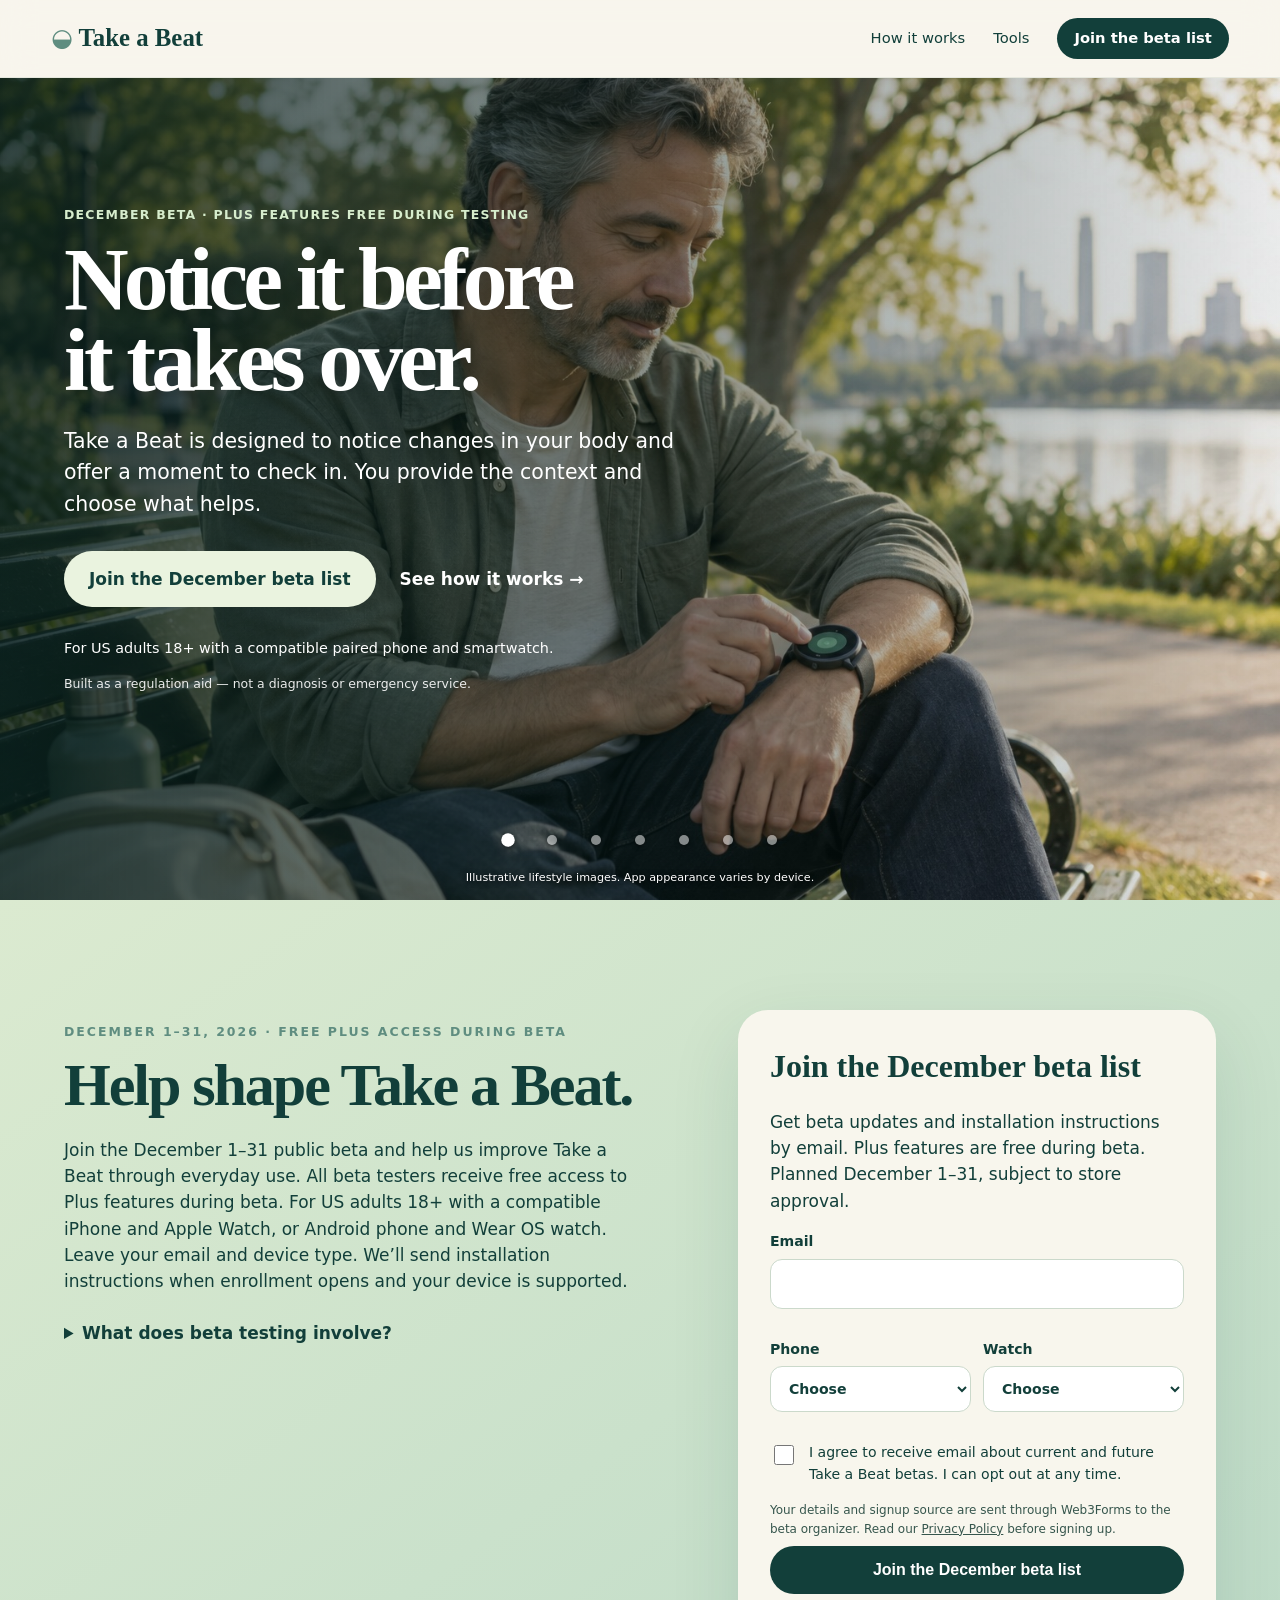
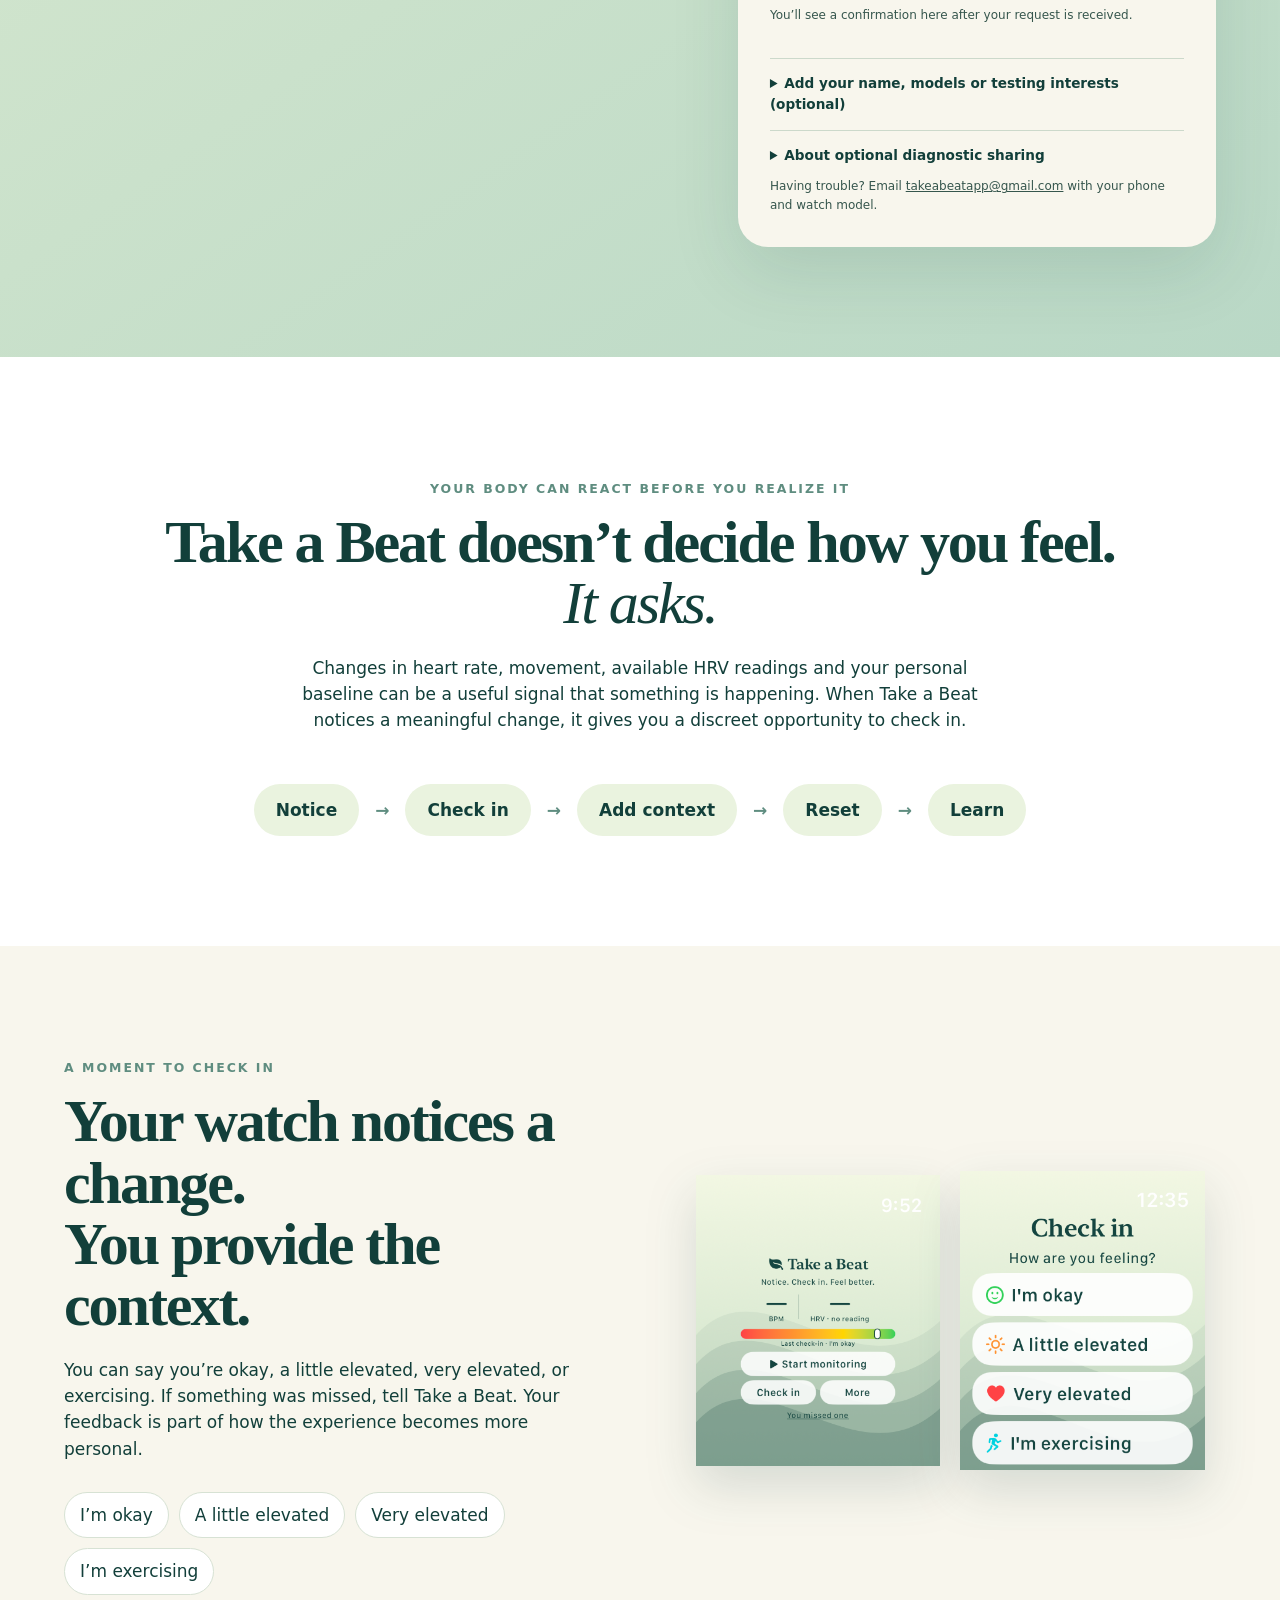
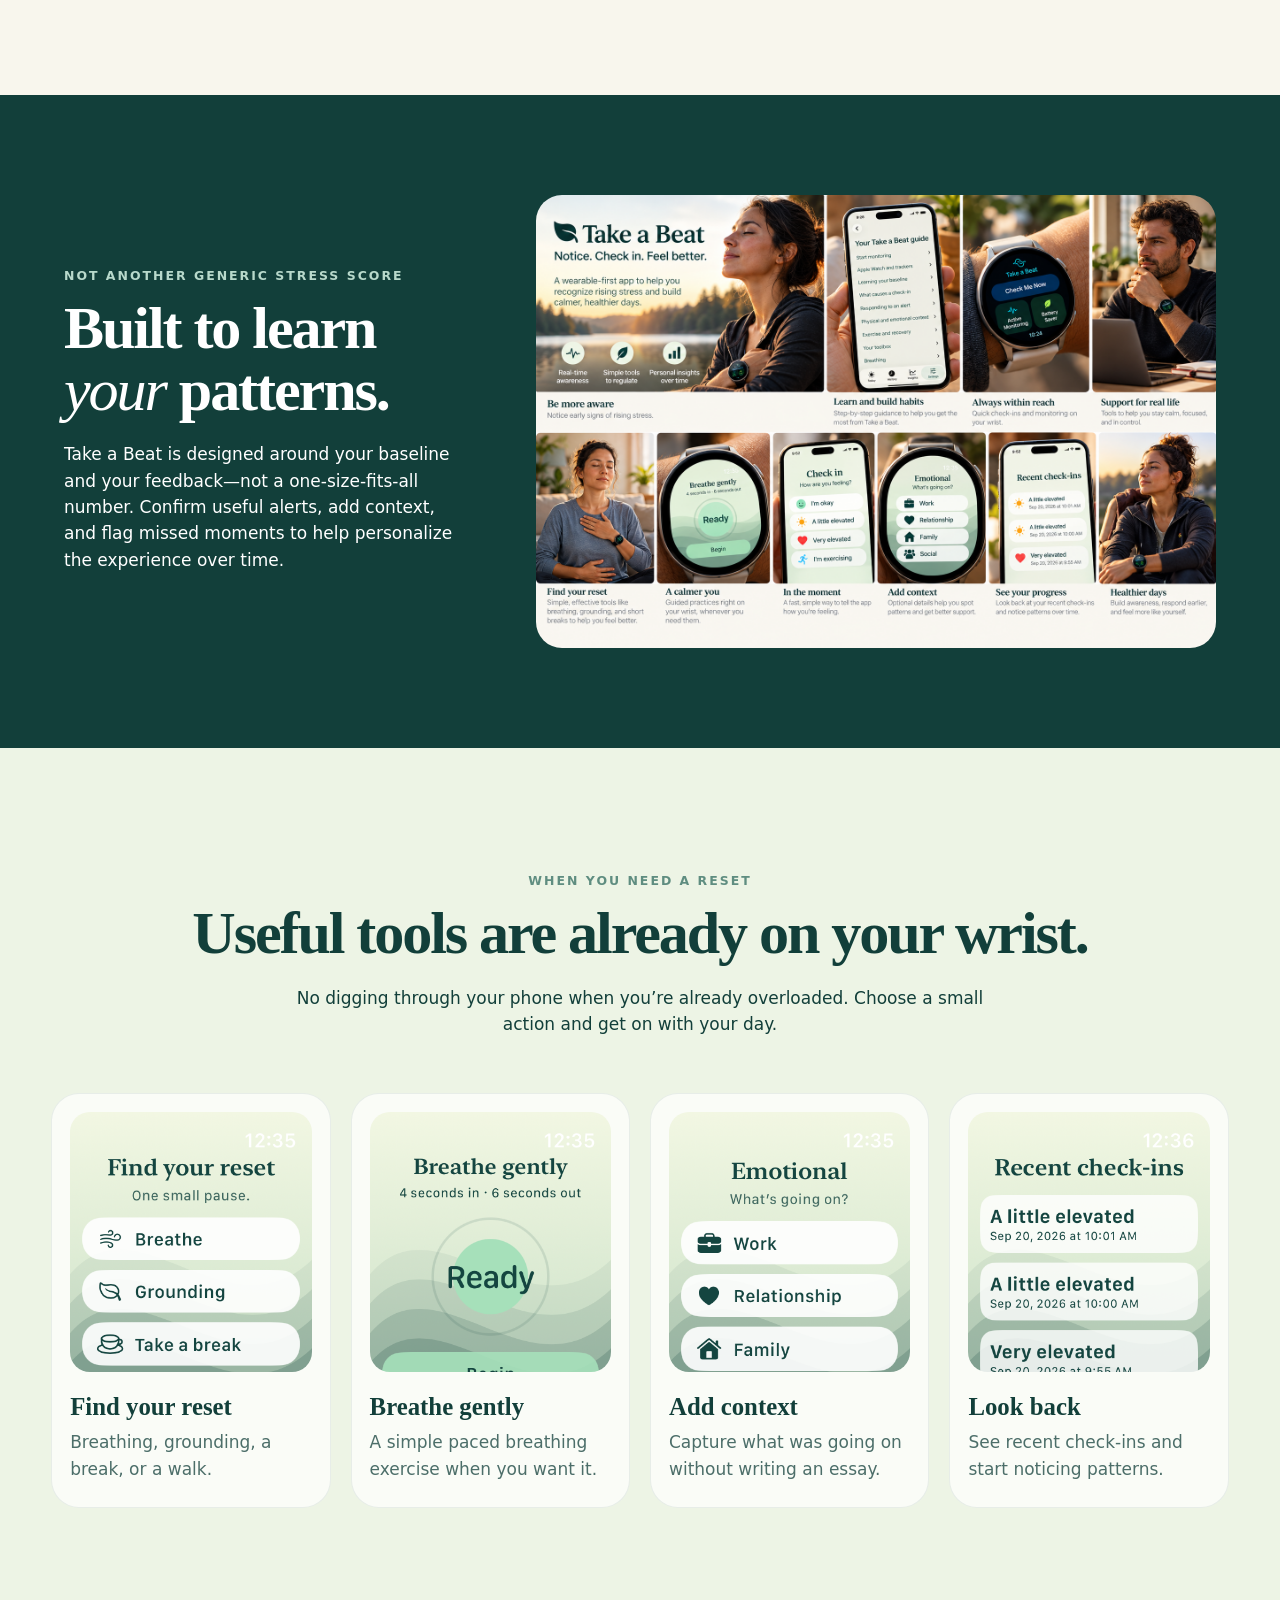
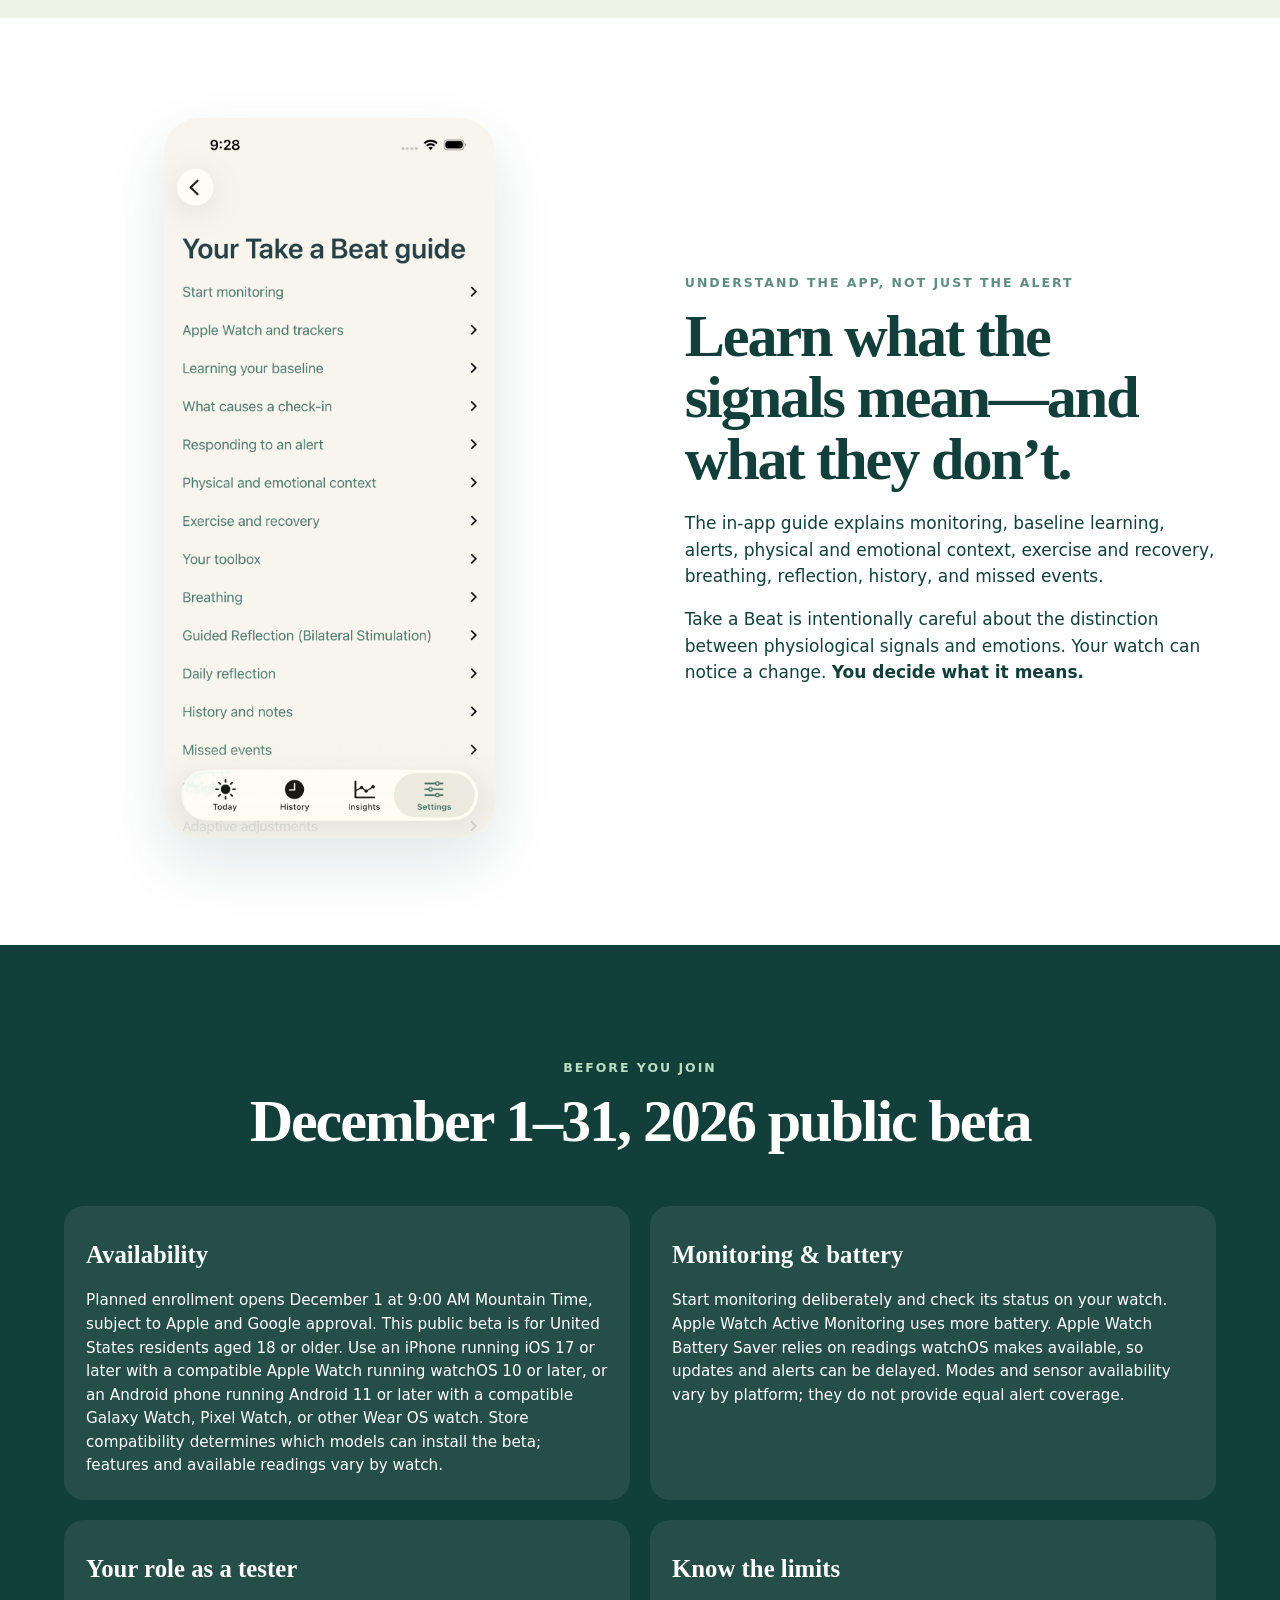
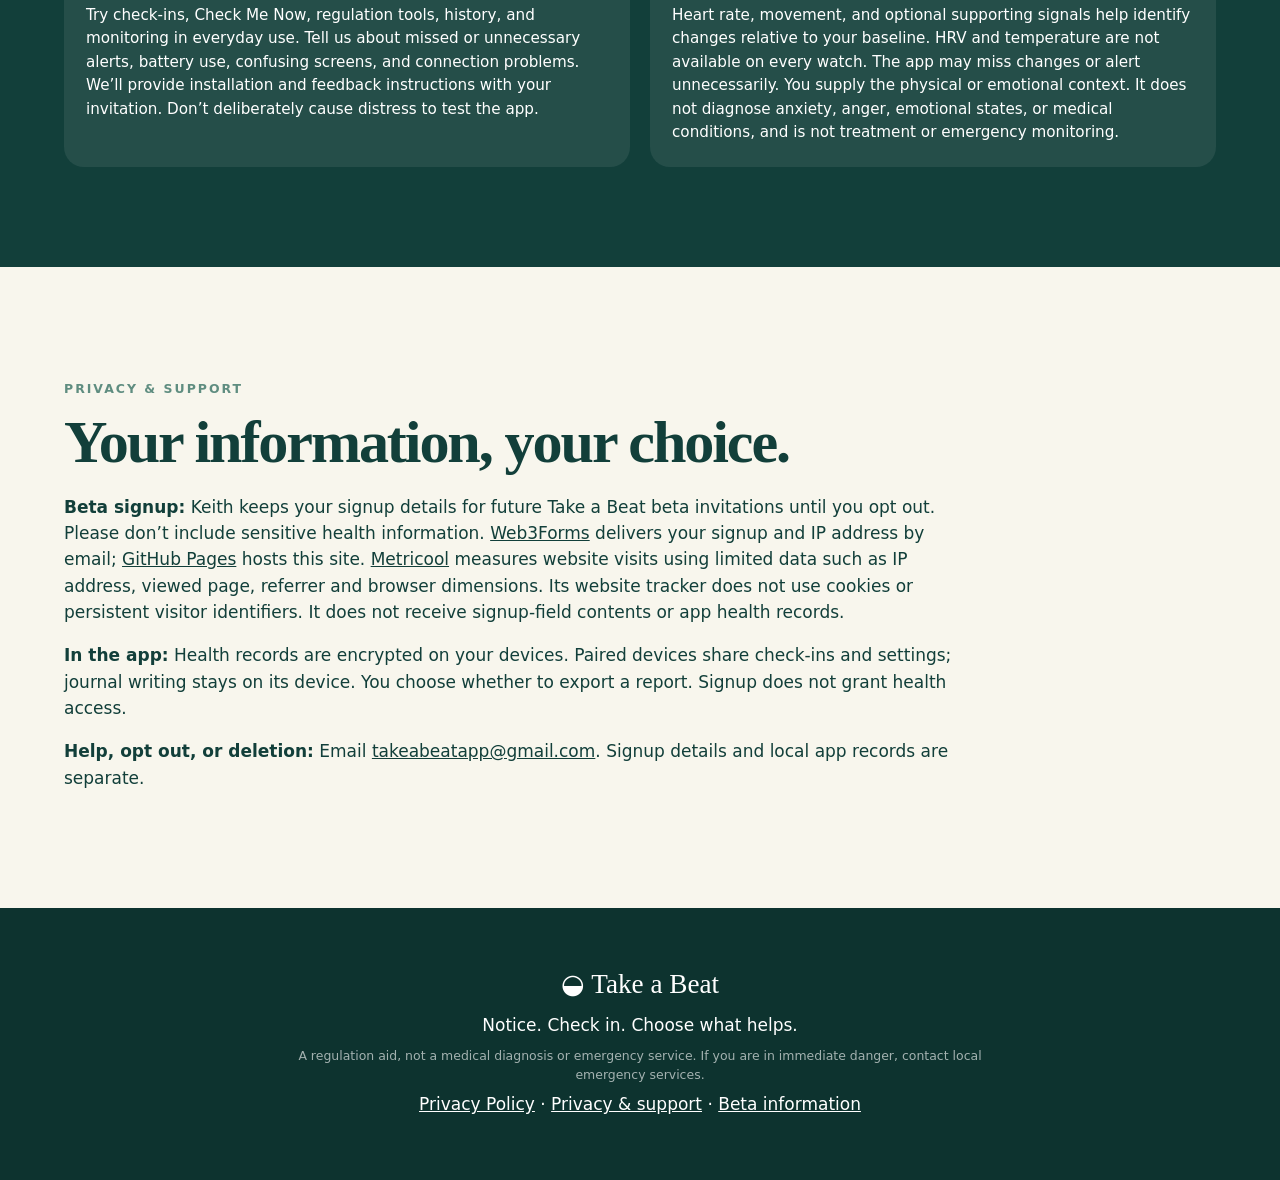
<file: index.html>
<!doctype html><html lang="en"><head><meta charset="utf-8"><meta name="viewport" content="width=device-width,initial-scale=1"><meta name="theme-color" content="#eaf3df"><title>Take a Beat — December Public Beta</title><meta name="description" content="Take a Beat is a wearable-first regulation app that helps you notice rising physiological arousal, check in, and find what helps. Register for the December 1–31, 2026 public beta, with free Plus access during beta."><link rel="stylesheet" href="styles.css"><style>section[id]{scroll-margin-top:90px}a{color:inherit}input,select,textarea{min-width:0}.consent{display:flex;align-items:flex-start;gap:12px}.consent input{width:20px;height:20px;flex:0 0 20px;margin-top:3px}.consent span{opacity:1}.formnote{opacity:1;color:#36564d;overflow-wrap:anywhere}#formNote{min-height:3em}button:disabled{opacity:.65;cursor:wait}a:focus-visible,button:focus-visible,input:focus-visible,select:focus-visible,textarea:focus-visible{outline:3px solid #5f8d80;outline-offset:3px}#privacy{background:#edf4e5}#privacy p{max-width:900px}footer a{color:white}#beta-details .beta-grid{margin-top:0}@media(prefers-reduced-motion:reduce){html{scroll-behavior:auto}}@media(max-width:380px){header{padding:0 14px}header .brand{font-size:1.25rem}nav .pill.small{padding:9px 12px;font-size:.8rem}form{padding:22px}.beta{padding-left:16px;padding-right:16px}}.hero-carousel{min-width:0;overflow:hidden;border-radius:28px;background:#fff;box-shadow:0 24px 60px #123f3a18}.carousel-slide{margin:0}.carousel-slide[hidden]{display:none}.carousel-slide img{display:block;width:100%;height:auto;aspect-ratio:3/2;object-fit:cover}.carousel-slide figcaption{padding:22px 26px;min-height:128px}.carousel-slide strong{font-family:Georgia,serif;font-size:1.55rem}.carousel-slide p{margin:6px 0 0;font-size:1rem}.carousel-controls{display:flex;align-items:center;justify-content:center;gap:18px;padding:0 20px 14px}.carousel-controls button{border:1px solid #b8cfc1;border-radius:50px;background:#f8f6ed;color:#123f3a;min-width:44px;min-height:44px;font:inherit;cursor:pointer;padding:8px 14px}.carousel-note{font-size:.75rem;text-align:center;margin:0;padding:0 20px 18px;color:#466159}@media(max-width:560px){.carousel-slide figcaption{min-height:156px;padding:18px}.hero-carousel{border-radius:20px}}.hero{display:flex;flex-direction:column;gap:0;padding:0;min-height:0}.hero-copy{max-width:1100px;width:100%;padding:64px 5vw 42px;align-self:flex-start}.hero-copy h1{font-size:clamp(3.4rem,6vw,6rem)}.hero-carousel{width:100%;border-radius:0;box-shadow:none}.carousel-slides{display:flex;transition:transform 850ms cubic-bezier(.22,.61,.36,1);will-change:transform}.carousel-slide{flex:0 0 100%;min-width:0}.carousel-slide img{width:100%;height:clamp(340px,65vw,760px);aspect-ratio:auto;object-fit:cover;object-position:center}.carousel-slide figcaption{padding:24px 5vw;min-height:115px}.carousel-controls{padding-bottom:18px}.carousel-note{max-width:none}@media(max-width:560px){.hero-copy{padding:40px 22px 28px}.carousel-slide img{height:440px}.carousel-slide figcaption{padding:20px 22px;min-height:145px}}@media(prefers-reduced-motion:reduce){.carousel-slides{transition:none}}.hero{position:relative;isolation:isolate;min-height:calc(100svh - 78px);display:flex;justify-content:center;overflow:hidden;background:#123f3a}.hero-carousel{position:absolute;inset:0;z-index:-2;background:#123f3a}.carousel-slides,.carousel-slide{height:100%}.carousel-slide img{height:100%;width:100%;object-fit:cover;object-position:center}.carousel-slide figcaption{display:none}.hero::after{content:"";position:absolute;inset:0;z-index:-1;background:linear-gradient(90deg,rgba(8,31,28,.83),rgba(8,31,28,.48) 48%,rgba(8,31,28,.08))}.hero-copy{color:white;max-width:900px;padding:70px 5vw 150px}.hero-copy h1{font-size:clamp(3.6rem,7vw,7rem);text-shadow:0 2px 20px #0003}.hero-copy .lede{max-width:610px}.hero-copy .textlink{color:white}.hero-copy .pill{background:#eaf3df;color:#123f3a!important}.hero-copy .micro{opacity:.9}.carousel-controls{position:absolute;bottom:42px;right:4vw;padding:0;z-index:2;color:white}.carousel-controls button{background:rgba(248,246,237,.94)}.carousel-note{position:absolute;bottom:12px;right:4vw;padding:0;color:white;text-shadow:0 1px 6px #000;z-index:2;font-size:.7rem}.hero-carousel{z-index:auto;background:none}.carousel-slides{position:relative;z-index:-2}.hero-copy{pointer-events:none}.hero-copy a{pointer-events:auto}@media(max-width:560px){.hero{min-height:calc(100svh - 68px)}.hero-copy{padding:50px 22px 140px}.hero-copy h1{font-size:clamp(3.4rem,13vw,4.8rem)}.hero::after{background:linear-gradient(90deg,rgba(8,31,28,.84),rgba(8,31,28,.48))}.carousel-controls{right:auto;left:22px;bottom:48px;gap:12px}.carousel-note{right:auto;left:22px;bottom:16px;text-align:left;font-size:.62rem}.hero-copy .actions{margin:24px 0}}#beta-details{background:#123f3a;color:#fff}#beta-details .kicker{color:#b9dec2}#beta-details .beta-grid>div{background:rgba(255,255,255,.08)}#privacy{background:#f8f6ed}.carousel-controls{left:50%;right:auto;bottom:40px;transform:translateX(-50%);gap:4px}.carousel-controls .carousel-dot{position:relative;width:40px;height:40px;min-width:40px;min-height:40px;padding:0;border:0;background:transparent;border-radius:50%}.carousel-dot::after{content:"";position:absolute;width:10px;height:10px;left:15px;top:15px;border-radius:50%;background:rgba(255,255,255,.5);box-shadow:0 1px 4px #0008;transition:background .2s,transform .2s}.carousel-dot[aria-pressed="true"]::after{background:white;transform:scale(1.35)}.carousel-dot:hover::after{background:white}.carousel-note{left:0;right:0;text-align:center;bottom:14px;padding:0 12px}@media(max-width:560px){.carousel-controls{left:50%;right:auto;bottom:40px;gap:2px}.carousel-note{left:0;right:0;text-align:center;bottom:14px}}
.signup-panel { min-width: 0; }
.signup-confirmation {
  background: var(--cream);
  border: 2px solid var(--sage);
  border-radius: 30px;
  padding: 36px 32px;
  box-shadow: 0 25px 70px rgba(18, 63, 58, .12);
}
.signup-confirmation[hidden], #betaForm[hidden] { display: none; }
.signup-check {
  display: grid;
  place-items: center;
  width: 64px;
  height: 64px;
  border-radius: 50%;
  background: var(--ink);
  color: white;
  font-size: 2rem;
  font-weight: 700;
}
.signup-confirmation h3 {
  font-size: clamp(2rem, 4vw, 2.8rem);
  line-height: 1.1;
  margin: .35em 0;
}
.signup-confirmation strong { overflow-wrap: anywhere; }
#formNote[data-state="error"] {
  background: #fff0ed;
  border: 1px solid #c88e83;
  border-radius: 12px;
  padding: 14px;
  color: #7b2920;
}
@media (max-width: 560px) {
  .signup-confirmation { padding: 28px 22px; }
}

.hero-copy .hero-offer { color: #d7edcd; letter-spacing: .1em; max-width: 620px; }
.hero-availability { font-size: .9rem; max-width: 600px; }
.beta-more { margin-top: 26px; }
.beta-more summary, .signup-options summary { cursor: pointer; font-weight: 700; line-height: 1.5; }
.beta-more[open] summary { margin-bottom: 20px; }
.signup-options { border-top: 1px solid #ccd9cb; padding-top: 14px; margin-top: 16px; font-size: .85rem; }
.signup-options .formnote { margin-top: 12px; }
@media (min-width: 901px) { #beta .signup-panel { position: sticky; top: 98px; } }
@media (max-width: 560px) { #beta .signup-panel { order: -1; } #beta form h3 { font-size: 1.65rem; line-height: 1.15; } #beta { padding-top: 42px; padding-bottom: 48px; gap: 24px; } #beta h2 { font-size: 2.6rem; } #beta .row { grid-template-columns: 1fr 1fr; } }
</style></head><body>
<header><a class="brand" href="#top"><span class="leaf">◒</span> Take a Beat</a><nav><a href="#how">How it works</a><a href="#tools">Tools</a><a class="pill small" href="#beta">Join the beta list</a></nav></header>
<main id="top">
<section class="hero"><div class="hero-copy"><p class="kicker hero-offer">DECEMBER BETA · PLUS FEATURES FREE DURING TESTING</p><h1>Notice it before<br>it takes over.</h1><p class="lede">Take a Beat is designed to notice changes in your body and offer a moment to check in. You provide the context and choose what helps.</p><div class="actions"><a class="pill" href="#beta">Join the December beta list</a><a class="textlink" href="#how">See how it works →</a></div><p class="hero-availability">For US adults 18+ with a compatible paired phone and smartwatch.</p><p class="micro">Built as a regulation aid — not a diagnosis or emergency service.</p></div><div class="hero-carousel" role="region" aria-roledescription="carousel" aria-label="Everyday moments with Take a Beat"><div class="carousel-slides"><figure class="carousel-slide" role="group" aria-roledescription="slide" aria-label="1 of 7"><img src="assets/carousel-photo-02.jpg" alt="Man checking his smartwatch on a park bench" width="1536" height="1024" fetchpriority="high"><figcaption><strong>Pause wherever you are</strong><p>A check-in can fit into an ordinary moment in your day.</p></figcaption></figure><figure class="carousel-slide" aria-hidden="true" role="group" aria-roledescription="slide" aria-label="2 of 7"><img src="assets/carousel-photo-10.jpg" alt="Woman in a blue blouse checking her smartwatch at work" width="1536" height="1024" loading="lazy"><figcaption><strong>Make room for a check-in</strong><p>You provide the context for changes your watch notices.</p></figcaption></figure><figure class="carousel-slide" aria-hidden="true" role="group" aria-roledescription="slide" aria-label="3 of 7"><img src="assets/carousel-photo-09.jpg" alt="Two adults reviewing an illustrative report in a therapist’s office" width="1536" height="1024" loading="lazy"><figcaption><strong>Bring your own perspective</strong><p>Choose to share an exported report with someone who supports you.</p></figcaption></figure><figure class="carousel-slide" aria-hidden="true" role="group" aria-roledescription="slide" aria-label="4 of 7"><img src="assets/carousel-photo-12.jpg" alt="Woman meditating in a bright room with a smartwatch on her wrist" width="1536" height="1024" loading="lazy"><figcaption><strong>Take a quiet moment</strong><p>Make space for a pause, alongside the regulation tools you choose.</p></figcaption></figure><figure class="carousel-slide" aria-hidden="true" role="group" aria-roledescription="slide" aria-label="5 of 7"><img src="assets/carousel-photo-11.jpg" alt="Man in a mustard sweater taking a quiet pause outdoors" width="1536" height="1024" loading="lazy"><figcaption><strong>Reconnect with the present</strong><p>Take a pause and notice your surroundings.</p></figcaption></figure><figure class="carousel-slide" aria-hidden="true" role="group" aria-roledescription="slide" aria-label="6 of 7"><img src="assets/carousel-photo-07.jpg" alt="Woman reviewing her phone on a park bench" width="1536" height="1024" loading="lazy"><figcaption><strong>Look back at your day</strong><p>Review recent check-ins and add your own perspective.</p></figcaption></figure><figure class="carousel-slide" aria-hidden="true" role="group" aria-roledescription="slide" aria-label="7 of 7"><img src="assets/carousel-photo-01.jpg" alt="Woman checking her smartwatch at a desk" width="1536" height="1024" loading="lazy"><figcaption><strong>A moment to check in</strong><p>Notice a change, then tell Take a Beat how you’re doing.</p></figcaption></figure></div><div class="carousel-controls" aria-label="Choose carousel image"><button type="button" class="carousel-dot" aria-label="Show image 1" aria-pressed="true"></button><button type="button" class="carousel-dot" aria-label="Show image 2" aria-pressed="false"></button><button type="button" class="carousel-dot" aria-label="Show image 3" aria-pressed="false"></button><button type="button" class="carousel-dot" aria-label="Show image 4" aria-pressed="false"></button><button type="button" class="carousel-dot" aria-label="Show image 5" aria-pressed="false"></button><button type="button" class="carousel-dot" aria-label="Show image 6" aria-pressed="false"></button><button type="button" class="carousel-dot" aria-label="Show image 7" aria-pressed="false"></button></div><p class="carousel-note">Illustrative lifestyle images. App appearance varies by device.</p></div></section>
<section id="beta" class="beta"><div class="beta-copy"><p class="kicker">DECEMBER 1–31, 2026 · FREE PLUS ACCESS DURING BETA</p><h2>Help shape Take a Beat.</h2><p>Join the December 1–31 public beta and help us improve Take a Beat through everyday use. All beta testers receive free access to Plus features during beta. For US adults 18+ with a compatible iPhone and Apple Watch, or Android phone and Wear OS watch. Leave your email and device type. We’ll send installation instructions when enrollment opens and your device is supported.</p><details class="beta-more"><summary>What does beta testing involve?</summary><div class="beta-grid"><div><strong>What we’re testing</strong><p>Alert accuracy • Personal baseline learning • Battery life • Watch monitoring • Check-ins • Regulation tools</p></div><div><strong>Who we need</strong><p>Apple Watch, Galaxy Watch, and other Wear OS users willing to give straightforward feedback about the experience.</p></div></div><p><a href="https://drive.google.com/drive/folders/1Sku57oaBv4H0CPN8j2H9BnzhtlaKST1j?usp=sharing">Installation and setup tutorials</a>: choose the Apple or Android folder and follow the videos in order.</p><p>During beta, use the in-app daily report to email your feedback. For bugs or setup help, email <a href="mailto:takeabeatapp@gmail.com?subject=Take%20a%20Beat%20beta%20feedback">takeabeatapp@gmail.com</a> with your device models, app version, and what happened. Apple testers can also use Send Beta Feedback in TestFlight. Please avoid sending sensitive health information.</p></details></div><div class="signup-panel"><form id="betaForm" action="https://api.web3forms.com/submit" method="POST" aria-describedby="signupPrivacy formNote">
<input type="hidden" name="access_key" value="a676a0c0-c93c-42a9-9e8c-c7f882204193">
<input type="hidden" name="subject" value="New Take a Beat Beta Signup">
<input type="hidden" name="from_name" value="Take a Beat Website">
<input type="hidden" name="redirect" value="https://web3forms.com/success">
<input type="checkbox" name="botcheck" tabindex="-1" aria-hidden="true" style="display:none">
<h3>Join the December beta list</h3><p>Get beta updates and installation instructions by email. Plus features are free during beta. Planned December 1–31, subject to store approval.</p>


<label>Email<input required type="email" name="email" autocomplete="email" maxlength="254"></label>
<div class="row"><label>Phone<select name="phone" required><option value="">Choose</option><option>iPhone</option><option>Android</option></select></label><label>Watch<select name="watch" required><option value="">Choose</option><option>Apple Watch</option><option>Galaxy Watch</option><option>Pixel Watch</option><option>Other Wear OS watch</option><option>Other / none</option></select></label></div>

<label class="consent"><input type="checkbox" name="beta_consent" value="Yes — contact me about current and future Take a Beat betas until I opt out" required><span>I agree to receive email about current and future Take a Beat betas. I can opt out at any time.</span></label>

<p id="signupPrivacy" class="formnote">Your details and signup source are sent through Web3Forms to the beta organizer. Read our <a href="privacy.html">Privacy Policy</a> before signing up.</p>
<button class="pill" type="submit">Join the December beta list</button><p id="formNote" class="formnote" role="status" aria-live="polite" aria-atomic="true" tabindex="-1">You’ll see a confirmation here after your request is received.</p>
<details class="signup-options"><summary>Add your name, models or testing interests (optional)</summary><label>Name <span>(optional)</span><input name="name" autocomplete="name" maxlength="100"></label><label>Device models <span>(optional)</span><input name="models" maxlength="150" placeholder="For example: iPhone 15 + Apple Watch Series 9"></label>
<label>What would you like to help test? <span>(optional)</span><textarea name="why" rows="3" maxlength="1000" aria-describedby="noHealth"></textarea></label><p id="noHealth" class="formnote">Please don’t include health records, diagnoses, or other sensitive personal information.</p>
</details>
<details class="signup-options"><summary>About optional diagnostic sharing</summary><p class="formnote">If you join a beta that supports automatic reports, setup will ask you once whether to share daily diagnostics with Take A Beat LLC. Reports can include available heart rate, structured check-ins, and device diagnostics. Agree in the app to send reports automatically, or continue without sharing.</p></details>
<noscript><p class="formnote">Submitting opens the signup service’s confirmation page. Return here to continue browsing.</p></noscript>
<p class="formnote">Having trouble? Email <a href="mailto:takeabeatapp@gmail.com?subject=Take%20a%20Beat%20beta%20interest">takeabeatapp@gmail.com</a> with your phone and watch model.</p>
</form>
<section id="signupConfirmation" class="signup-confirmation" aria-labelledby="signupConfirmationTitle" hidden>
<div class="signup-check" aria-hidden="true">✓</div>
<p class="kicker">SIGNUP RECEIVED</p>
<h3 id="signupConfirmationTitle" tabindex="-1">You’re on the list!</h3>
<p>Thanks for signing up for the Take a Beat beta. We’ll email <strong id="signupEmail"></strong> when a suitable beta is available, with installation instructions for your device.</p>
<p>No need to sign up again.</p>
</section></div></section>
<section class="problem"><p class="kicker">YOUR BODY CAN REACT BEFORE YOU REALIZE IT</p><h2>Take a Beat doesn’t decide how you feel.<br><em>It asks.</em></h2><p>Changes in heart rate, movement, available HRV readings and your personal baseline can be a useful signal that something is happening. When Take a Beat notices a meaningful change, it gives you a discreet opportunity to check in.</p><div class="flow"><span>Notice</span><b>→</b><span>Check in</span><b>→</b><span>Add context</span><b>→</b><span>Reset</span><b>→</b><span>Learn</span></div></section>
<section id="how" class="feature split"><div><p class="kicker">A MOMENT TO CHECK IN</p><h2>Your watch notices a change.<br>You provide the context.</h2><p>You can say you’re okay, a little elevated, very elevated, or exercising. If something was missed, tell Take a Beat. Your feedback is part of how the experience becomes more personal.</p><div class="chips"><span>I’m okay</span><span>A little elevated</span><span>Very elevated</span><span>I’m exercising</span></div></div><div class="watch-pair"><img src="assets/01-watch-home.png" alt="Take a Beat watch home screen"><img src="assets/02-watch-checkin.png" alt="Take a Beat check-in screen"></div></section>
<section class="feature dark"><div class="darkcopy"><p class="kicker">NOT ANOTHER GENERIC STRESS SCORE</p><h2>Built to learn <em>your</em> patterns.</h2><p>Take a Beat is designed around your baseline and your feedback—not a one-size-fits-all number. Confirm useful alerts, add context, and flag missed moments to help personalize the experience over time.</p></div><img src="assets/a_wide_clean_modern_marketing_collage_hero_gri.png" alt="Take a Beat lifestyle and app interface collage"></section>
<section id="tools" class="tools"><div class="sectionhead"><p class="kicker">WHEN YOU NEED A RESET</p><h2>Useful tools are already on your wrist.</h2><p>No digging through your phone when you’re already overloaded. Choose a small action and get on with your day.</p></div><div class="cards"><article><img src="assets/04-watch-regulate.png" alt="Reset choices"><h3>Find your reset</h3><p>Breathing, grounding, a break, or a walk.</p></article><article><img src="assets/05-watch-breathing.png" alt="Guided breathing"><h3>Breathe gently</h3><p>A simple paced breathing exercise when you want it.</p></article><article><img src="assets/03-watch-emotional.png" alt="Emotional context"><h3>Add context</h3><p>Capture what was going on without writing an essay.</p></article><article><img src="assets/07-watch-history.png" alt="Recent check-ins"><h3>Look back</h3><p>See recent check-ins and start noticing patterns.</p></article></div></section>
<section class="guide split"><div class="phone"><img src="assets/09-iphone-full-guide.png" alt="Take a Beat guide on iPhone"></div><div><p class="kicker">UNDERSTAND THE APP, NOT JUST THE ALERT</p><h2>Learn what the signals mean—and what they don’t.</h2><p>The in-app guide explains monitoring, baseline learning, alerts, physical and emotional context, exercise and recovery, breathing, reflection, history, and missed events.</p><p>Take a Beat is intentionally careful about the distinction between physiological signals and emotions. Your watch can notice a change. <strong>You decide what it means.</strong></p></div></section>
<section id="beta-details" class="guide"><div class="sectionhead"><p class="kicker">BEFORE YOU JOIN</p><h2>December 1–31, 2026 public beta</h2></div><div class="beta-grid"><div><h3>Availability</h3><p>Planned enrollment opens December 1 at 9:00 AM Mountain Time, subject to Apple and Google approval. This public beta is for United States residents aged 18 or older. Use an iPhone running iOS 17 or later with a compatible Apple Watch running watchOS 10 or later, or an Android phone running Android 11 or later with a compatible Galaxy Watch, Pixel Watch, or other Wear OS watch. Store compatibility determines which models can install the beta; features and available readings vary by watch.</p></div><div><h3>Monitoring &amp; battery</h3><p>Start monitoring deliberately and check its status on your watch. Apple Watch Active Monitoring uses more battery. Apple Watch Battery Saver relies on readings watchOS makes available, so updates and alerts can be delayed. Modes and sensor availability vary by platform; they do not provide equal alert coverage.</p></div><div><h3>Your role as a tester</h3><p>Try check-ins, Check Me Now, regulation tools, history, and monitoring in everyday use. Tell us about missed or unnecessary alerts, battery use, confusing screens, and connection problems. We’ll provide installation and feedback instructions with your invitation. Don’t deliberately cause distress to test the app.</p></div><div><h3>Know the limits</h3><p>Heart rate, movement, and optional supporting signals help identify changes relative to your baseline. HRV and temperature are not available on every watch. The app may miss changes or alert unnecessarily. You supply the physical or emotional context. It does not diagnose anxiety, anger, emotional states, or medical conditions, and is not treatment or emergency monitoring.</p></div></div></section>
<section id="privacy" class="guide"><p class="kicker">PRIVACY &amp; SUPPORT</p><h2>Your information, your choice.</h2><p><strong>Beta signup:</strong> Keith keeps your signup details for future Take a Beat beta invitations until you opt out. Please don’t include sensitive health information. <a href="https://web3forms.com/privacy">Web3Forms</a> delivers your signup and IP address by email; <a href="https://docs.github.com/en/site-policy/privacy-policies/github-general-privacy-statement">GitHub Pages</a> hosts this site. <a href="https://metricool.com/privacy-policy/">Metricool</a> measures website visits using limited data such as IP address, viewed page, referrer and browser dimensions. Its website tracker does not use cookies or persistent visitor identifiers. It does not receive signup-field contents or app health records.</p><p><strong>In the app:</strong> Health records are encrypted on your devices. Paired devices share check-ins and settings; journal writing stays on its device. You choose whether to export a report. Signup does not grant health access.</p><p><strong>Help, opt out, or deletion:</strong> Email <a href="mailto:takeabeatapp@gmail.com">takeabeatapp@gmail.com</a>. Signup details and local app records are separate.</p></section>
</main><footer><div class="brand">◒ Take a Beat</div><p>Notice. Check in. Choose what helps.</p><p class="micro">A regulation aid, not a medical diagnosis or emergency service. If you are in immediate danger, contact local emergency services.</p><p><a href="privacy.html">Privacy Policy</a> · <a href="#privacy">Privacy &amp; support</a> · <a href="#beta-details">Beta information</a></p></footer><script>
(() => {
  const form = document.getElementById('betaForm');
  const note = document.getElementById('formNote');
  const button = form.querySelector('button[type="submit"]');
  const confirmation = document.getElementById('signupConfirmation');
  const confirmationTitle = document.getElementById('signupConfirmationTitle');
  const confirmationEmail = document.getElementById('signupEmail');

  // Only approved campaign labels are sent with the signup.
  const campaignParameters = new URLSearchParams(window.location.search);
  const sourceAliases = {
    ig: 'instagram', instagram: 'instagram', fb: 'facebook', facebook: 'facebook',
    tt: 'tiktok', tiktok: 'tiktok', yt: 'youtube', youtube: 'youtube'
  };
  function signupSource() {
    const explicit = sourceAliases[(campaignParameters.get('utm_source') || '').toLowerCase()];
    if (explicit) return explicit;
    try {
      const host = new URL(document.referrer).hostname;
      if (host === 'instagram.com' || host.endsWith('.instagram.com')) return 'instagram';
      if (host === 'facebook.com' || host.endsWith('.facebook.com')) return 'facebook';
      if (host === 'tiktok.com' || host.endsWith('.tiktok.com')) return 'tiktok';
      if (host === 'youtube.com' || host.endsWith('.youtube.com') || host === 'youtu.be') return 'youtube';
    } catch {}
    return 'direct_or_unknown';
  }
  const suppliedContent = campaignParameters.get('utm_content') || '';
  const signupContent = /^(link_in_bio|profile|founder-(0[1-9]|1[0-9]|2[0-4]))$/.test(suppliedContent)
    ? suppliedContent : 'unspecified';

  let pending = false;
  form.addEventListener('submit', async (event) => {
    event.preventDefault();
    if (pending || form.hidden || !form.reportValidity()) return;
    const payload = new FormData(form);
    payload.delete('redirect');
    payload.set('signup_source', signupSource());
    payload.set('signup_campaign', 'december_beta_2026');
    payload.set('signup_content', signupContent);
    pending = true;
    button.disabled = true;
    button.textContent = 'Sending…';
    form.setAttribute('aria-busy', 'true');
    delete note.dataset.state;
    note.textContent = 'Sending your beta interest request…';
    const controller = new AbortController();
    const timeout = setTimeout(() => controller.abort(), 20000);
    try {
      const response = await fetch(form.action, { method: 'POST', body: payload, headers: { Accept: 'application/json' }, signal: controller.signal });
      const result = await response.json();
      if (!response.ok || result.success !== true) throw new Error('Submission not confirmed');
      confirmationEmail.textContent = String(payload.get('email') || '').trim();
      form.reset();
      form.hidden = true;
      confirmation.hidden = false;
    } catch (error) {
      note.dataset.state = 'error';
      note.textContent = 'We couldn’t confirm your request. Your entries are still here. Please check your connection and try again, or email takeabeatapp@gmail.com. If a connection timed out, your first request may already have arrived.';
    } finally {
      clearTimeout(timeout);
      pending = false;
      button.disabled = false;
      button.textContent = 'Join the December beta list';
      form.removeAttribute('aria-busy');
      if (confirmation.hidden) {
        note.focus();
      } else {
        confirmation.scrollIntoView({ block: 'start' });
        confirmationTitle.focus({ preventScroll: true });
      }
    }
  });
})();
</script><script>
(() => {
 const root=document.querySelector('.hero-carousel');
 const slides=Array.from(root.querySelectorAll('.carousel-slide'));
 const dots=Array.from(root.querySelectorAll('.carousel-dot'));
 let index=0,timer=null;
 function show(next){index=(next+slides.length)%slides.length;slides.forEach((slide,i)=>slide.setAttribute('aria-hidden',String(i!==index)));dots.forEach((dot,i)=>dot.setAttribute('aria-pressed',String(i===index)));root.querySelector('.carousel-slides').style.transform='translateX(-'+(index*100)+'%)';}
 function start(){clearInterval(timer);timer=setInterval(()=>show(index+1),6000);}
 dots.forEach((dot,i)=>dot.addEventListener('click',()=>{show(i);start();}));
 root.addEventListener('keydown',e=>{if(e.key==='ArrowLeft'||e.key==='ArrowRight'){e.preventDefault();show(index+(e.key==='ArrowRight'?1:-1));start();}});
 document.addEventListener('visibilitychange',()=>{if(document.hidden)clearInterval(timer);else start();});
 start();
})();
</script><script>function loadScript(a){var b=document.getElementsByTagName("head")[0],c=document.createElement("script");c.type="text/javascript",c.src="https://tracker.metricool.com/resources/be.js",c.onreadystatechange=a,c.onload=a,b.appendChild(c)}loadScript(function(){beTracker.t({hash:"3405dcb6989278c3929b1739adf652ef"})});</script>
</body></html>
</file>
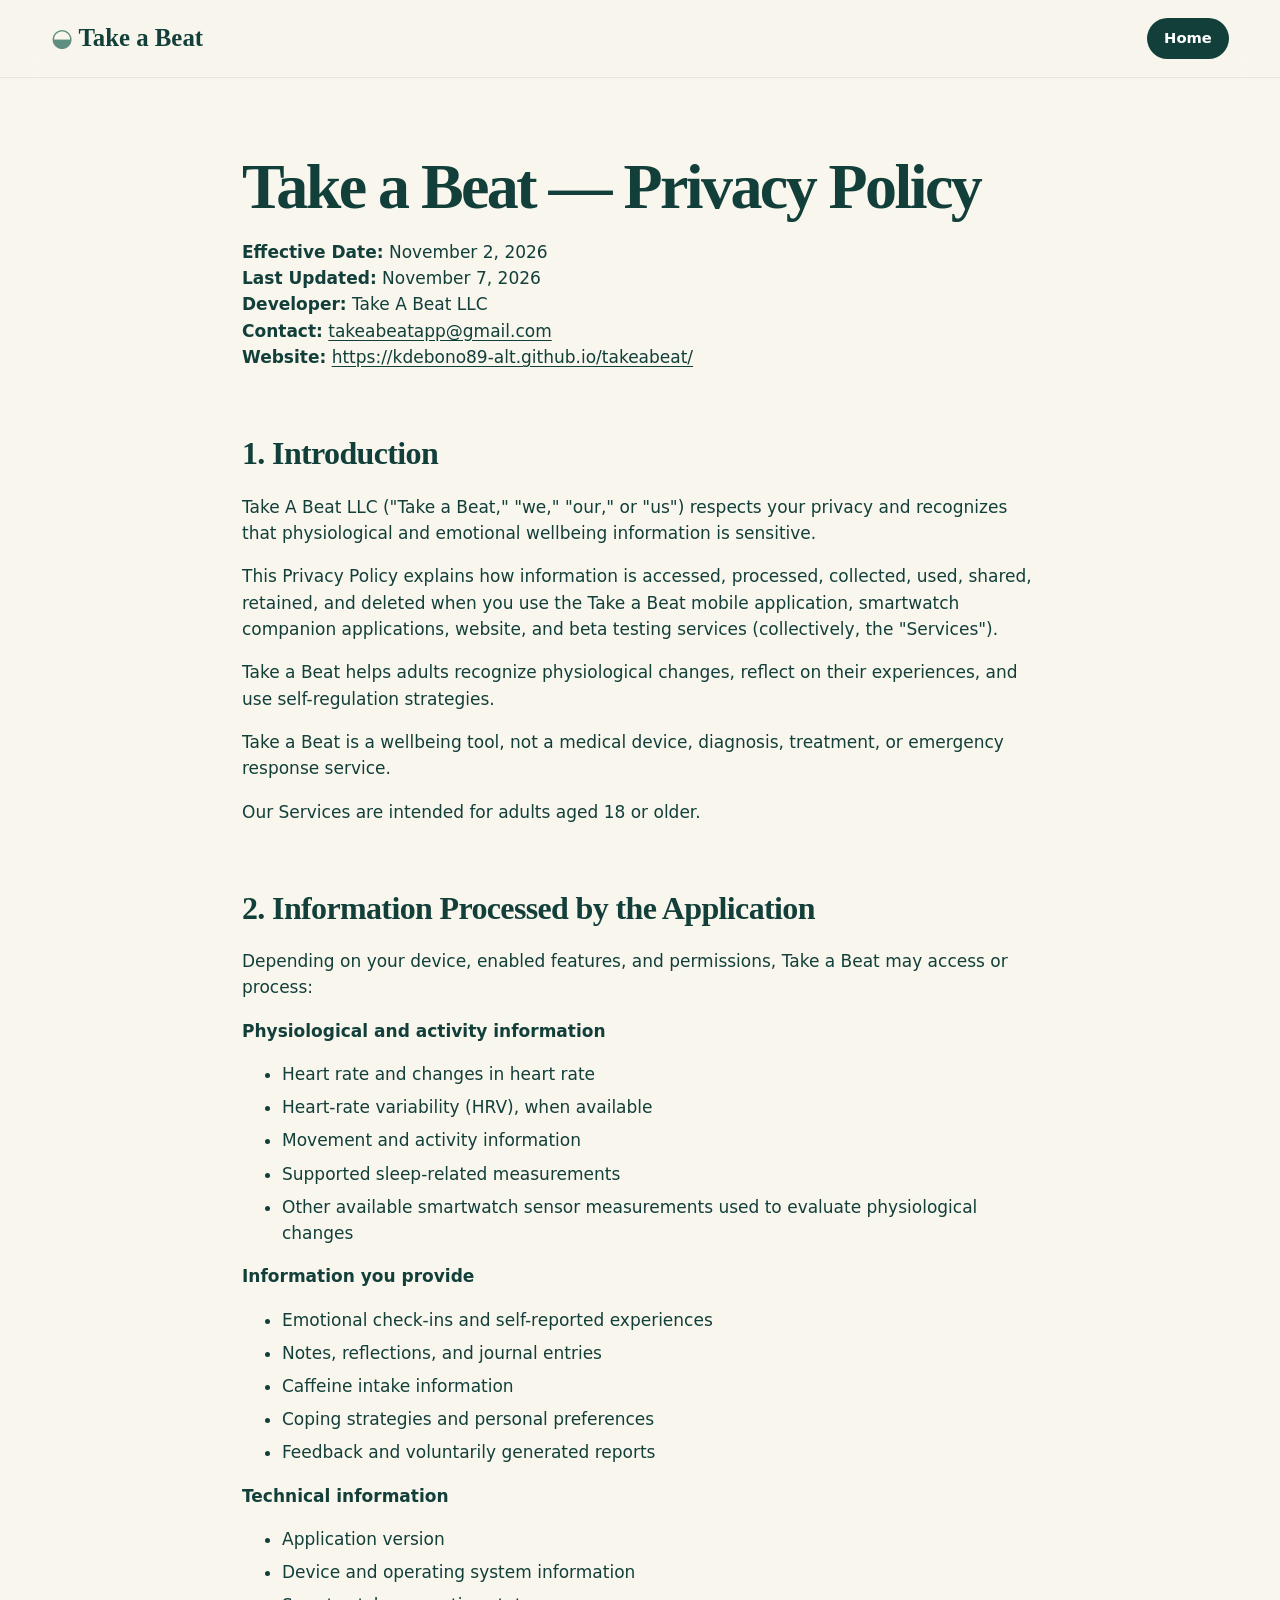
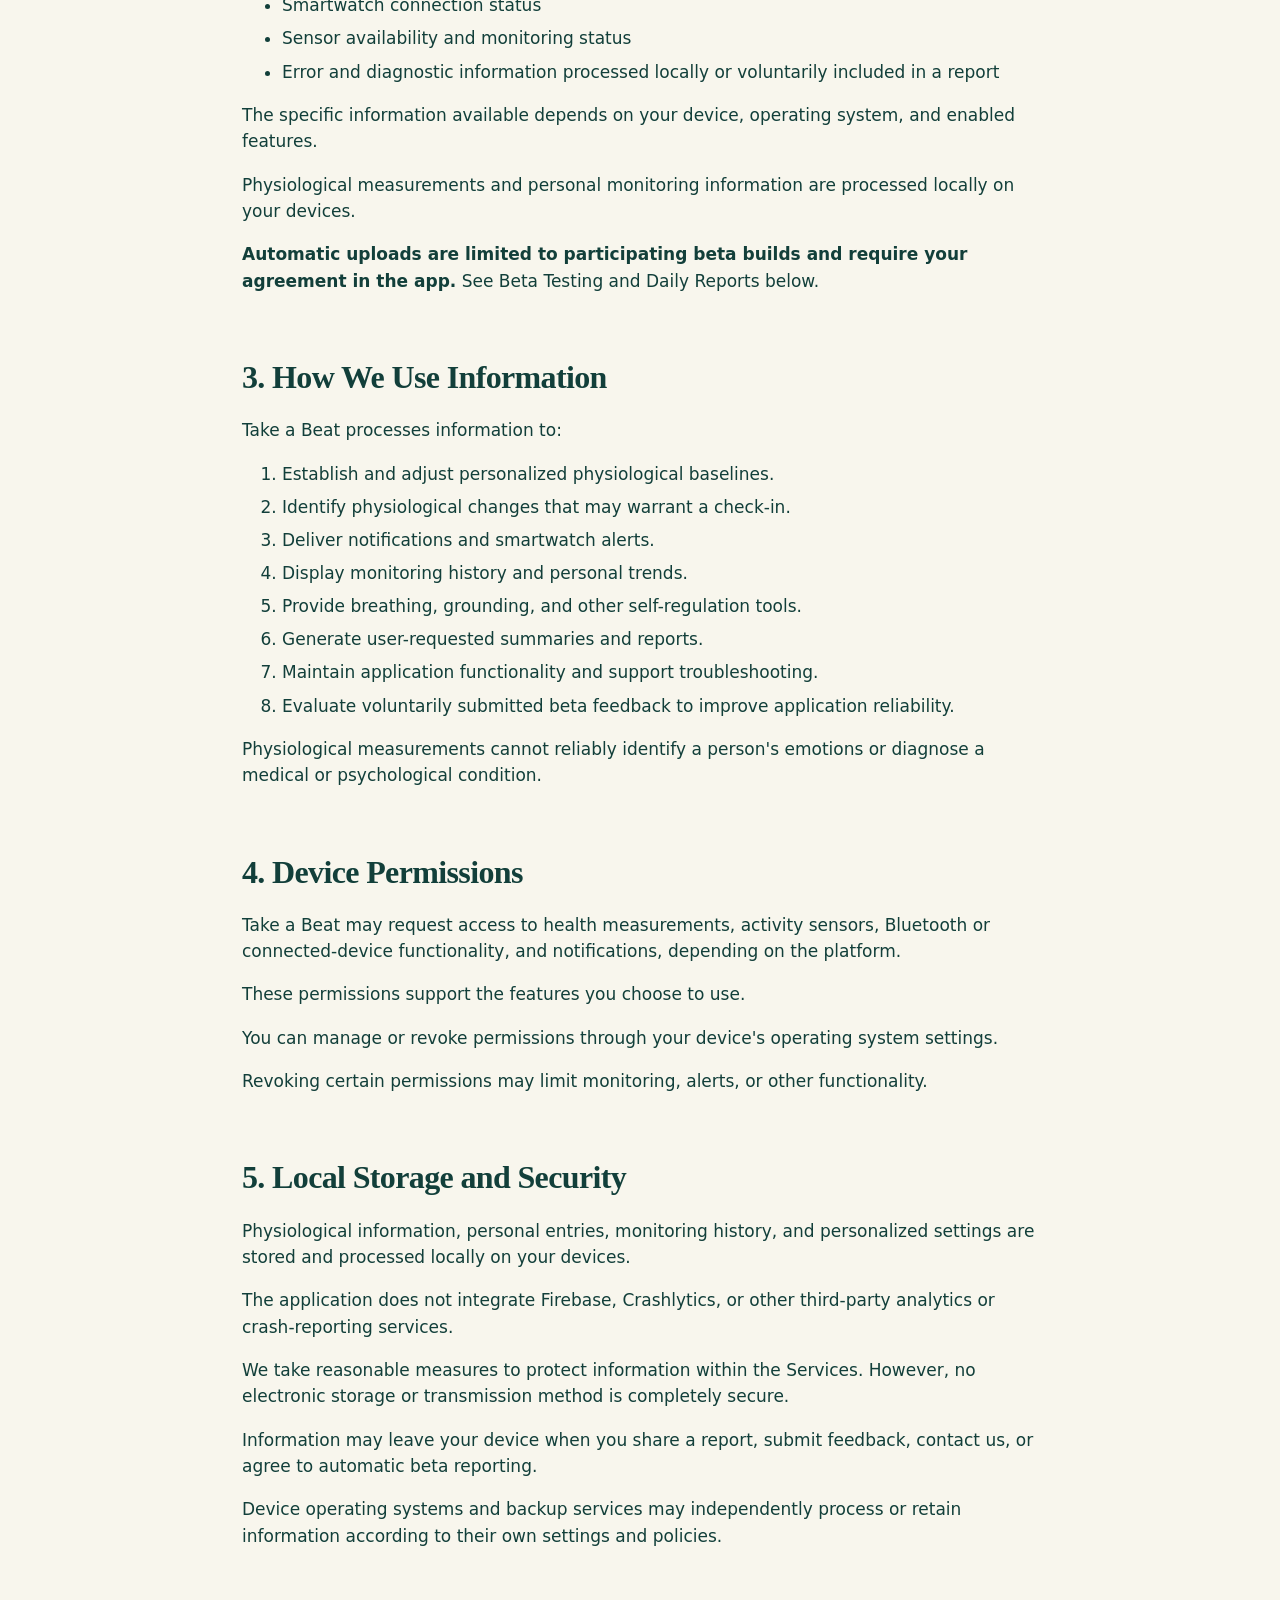
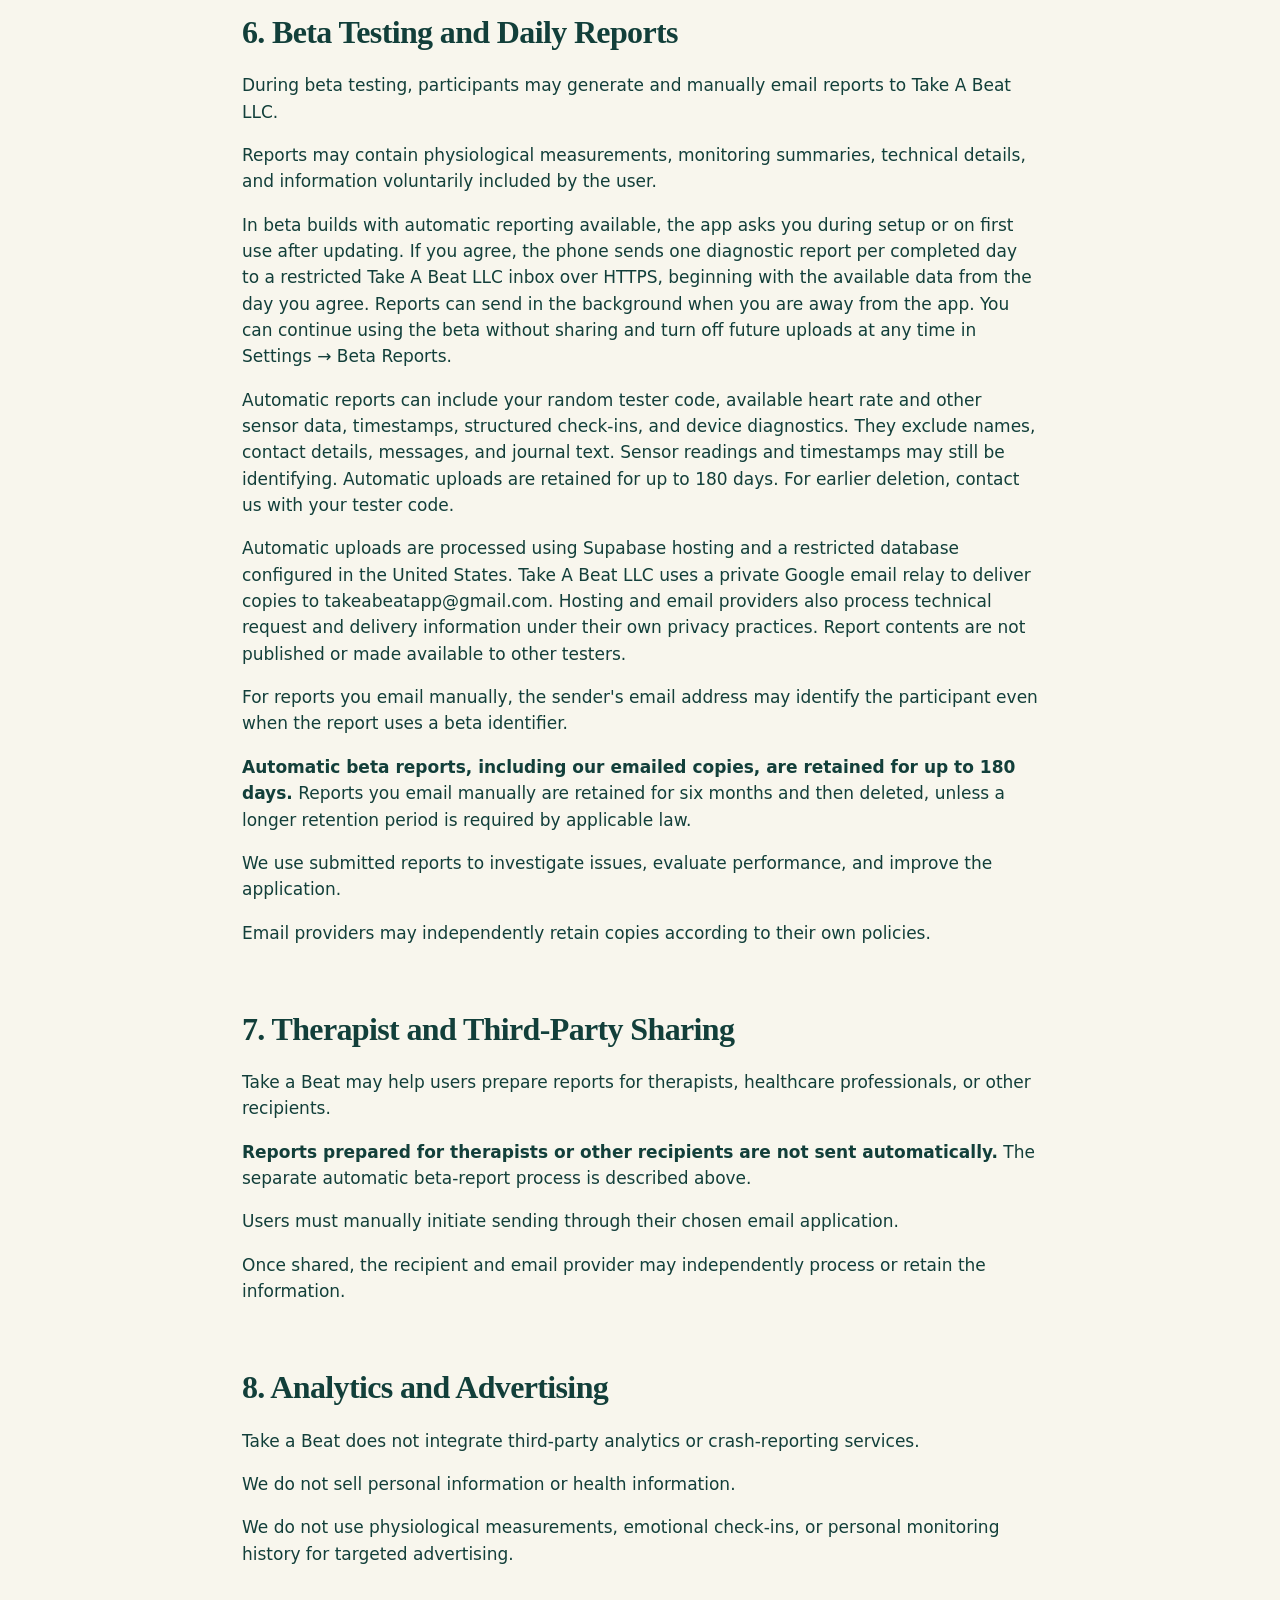
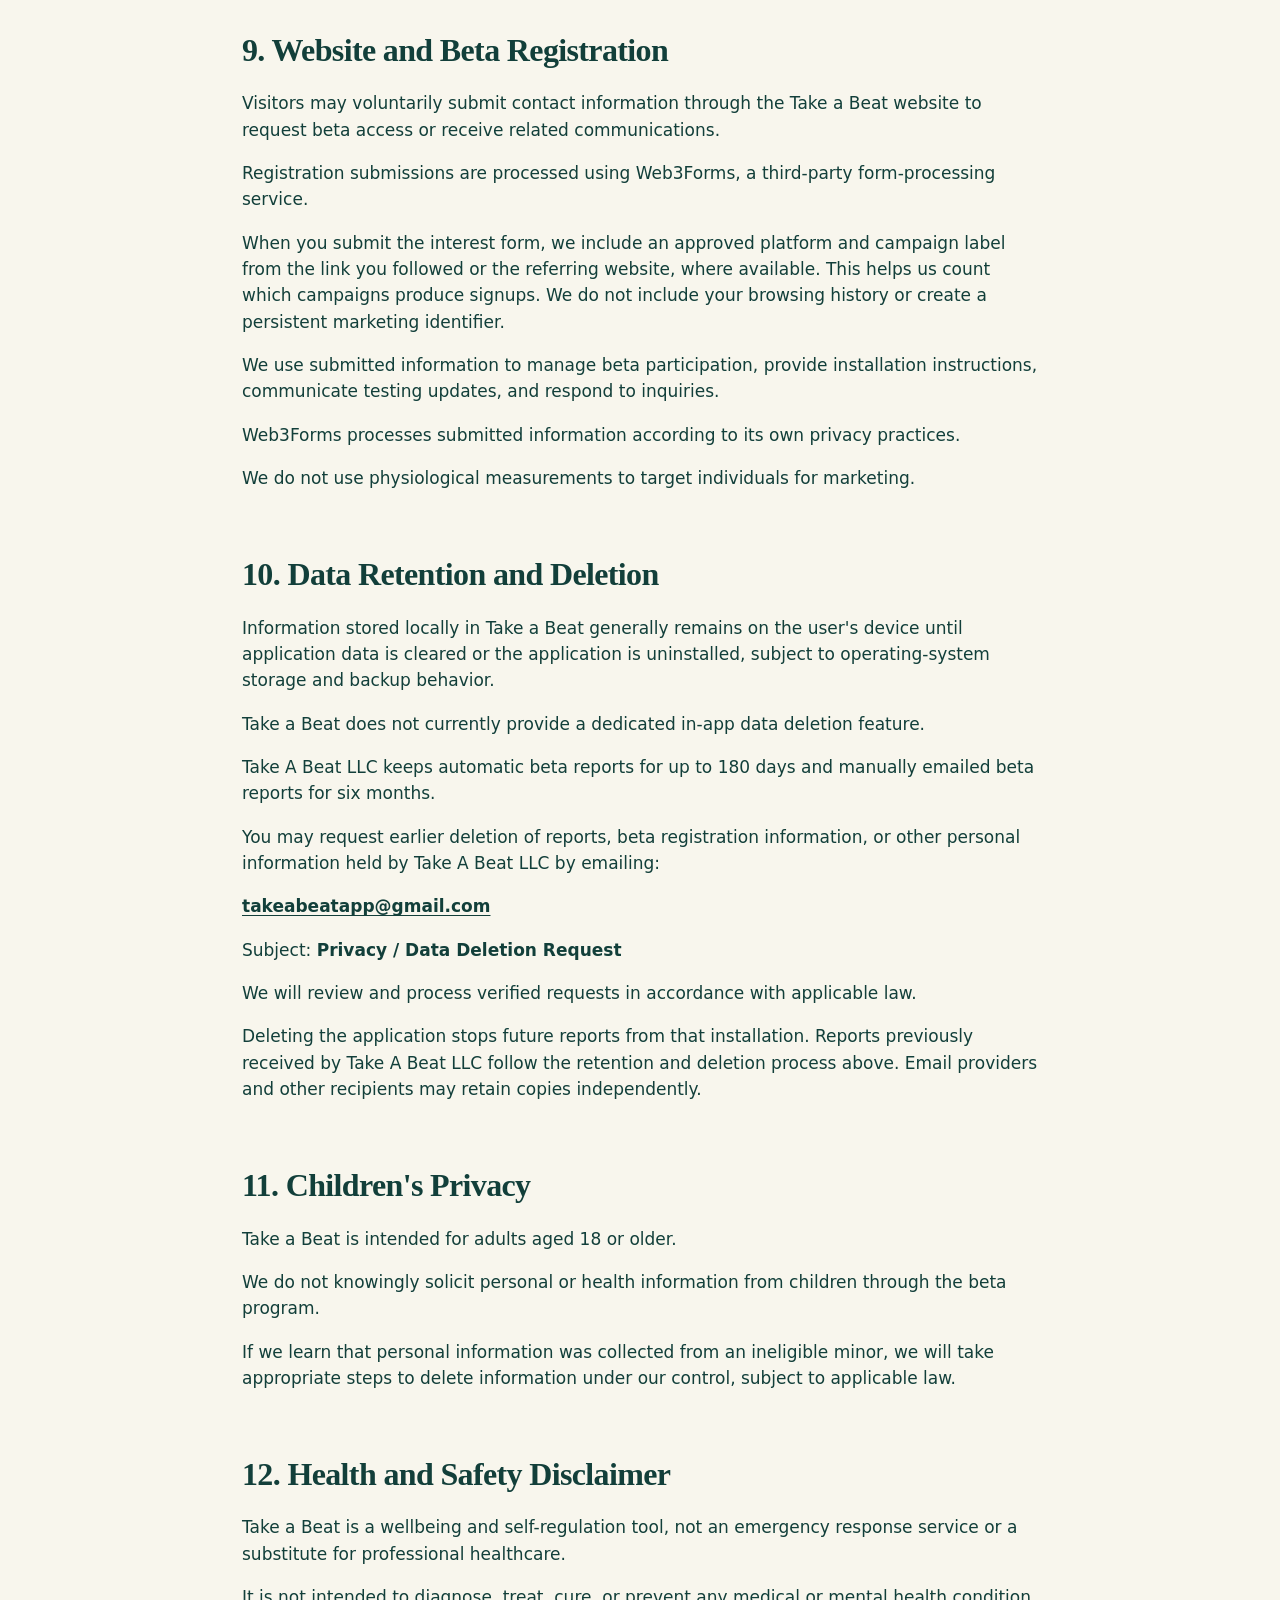
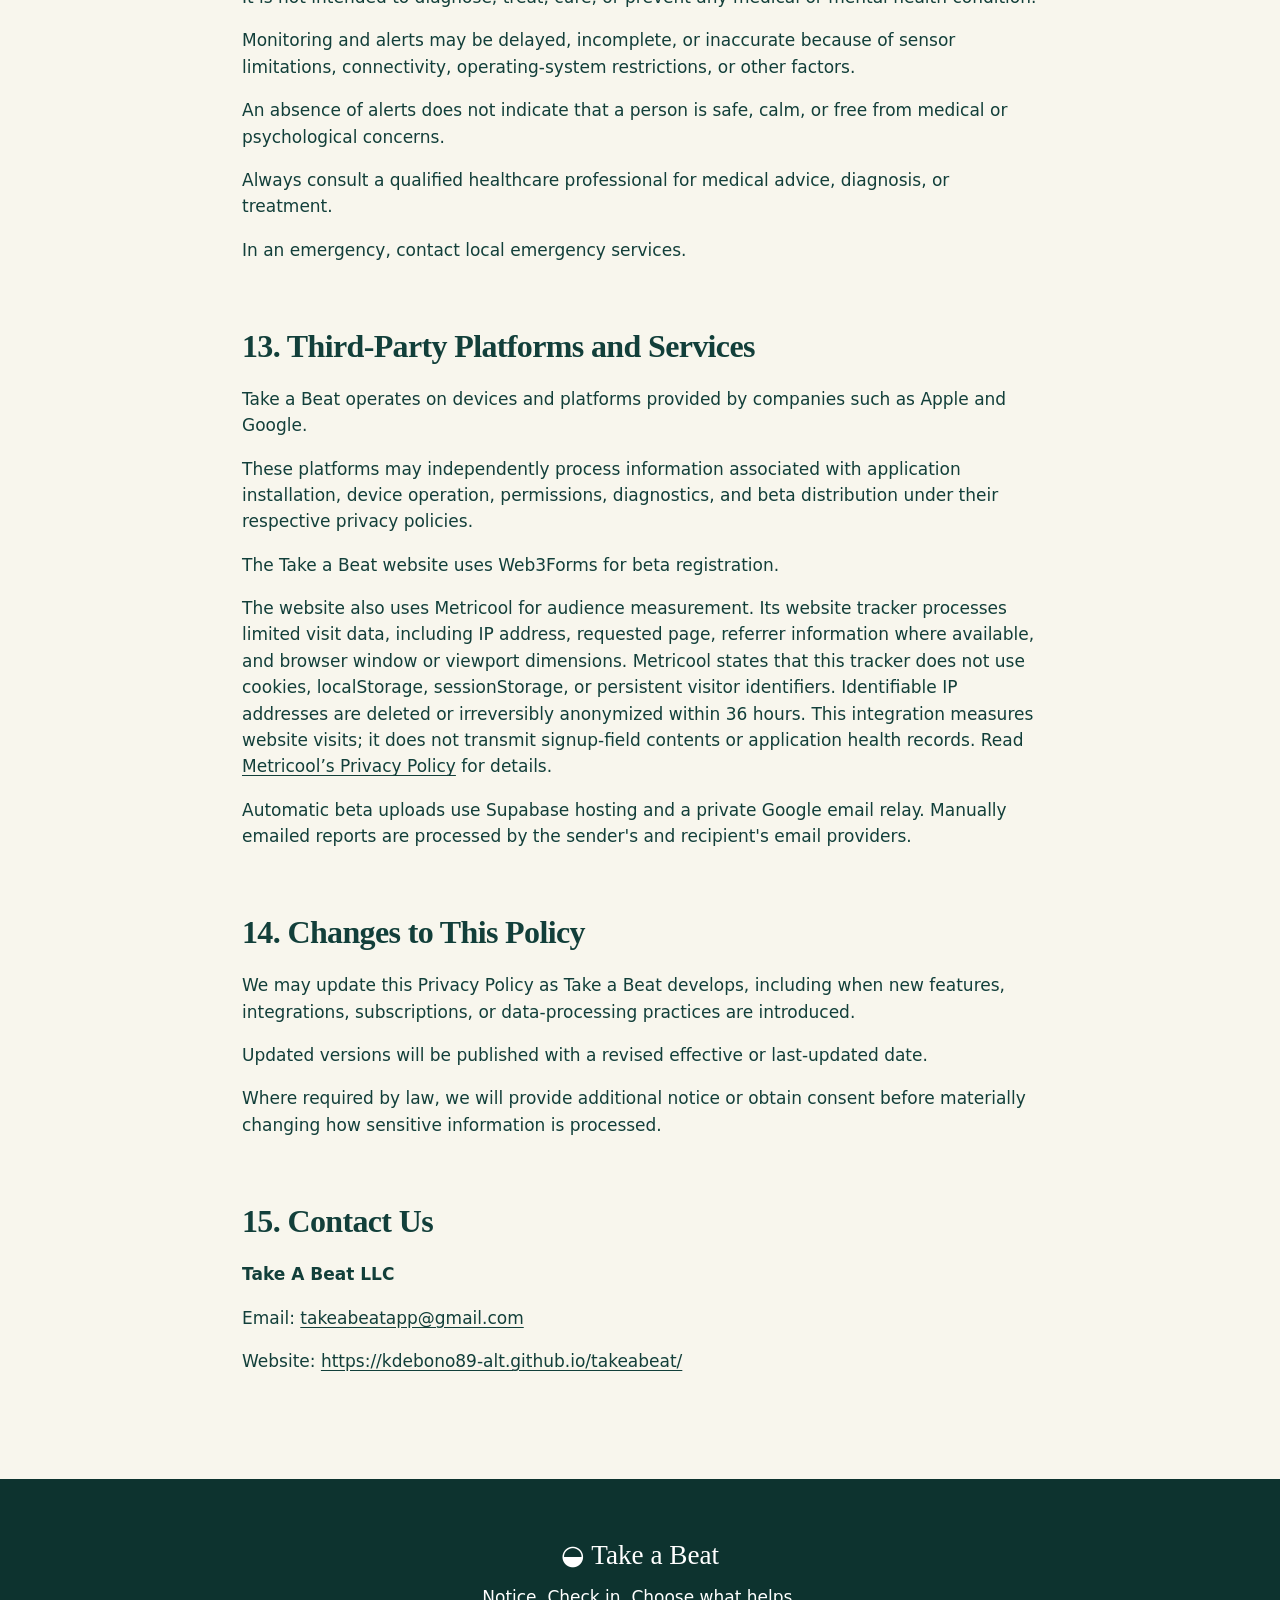
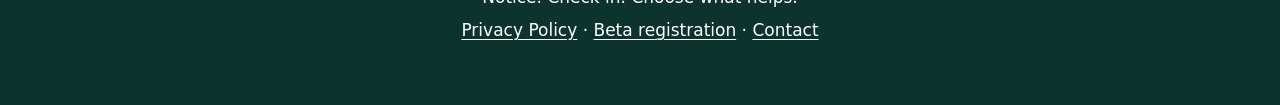
<file: privacy.html>
<!doctype html>
<html lang="en"><head><meta charset="utf-8"><meta name="viewport" content="width=device-width,initial-scale=1"><meta name="theme-color" content="#eaf3df"><title>Take a Beat — Privacy Policy</title><meta name="description" content="How Take a Beat processes information on your devices, handles voluntary beta reports and website registration, and responds to privacy requests."><link rel="stylesheet" href="styles.css"><style>
.policy{max-width:860px;margin:0 auto;padding:64px 32px 88px;overflow-wrap:anywhere}.policy h1{font-size:clamp(2.5rem,5vw,4.3rem);line-height:1.08;letter-spacing:-.04em}.policy h2{font-size:clamp(1.5rem,3vw,2rem);line-height:1.2;letter-spacing:-.02em;margin:2em 0 .65em}.policy p{max-width:none;margin:1em 0}.policy li{margin:.4em 0}.policy a{color:var(--ink);text-underline-offset:3px}.policy a:hover{color:var(--sage)}footer a{color:white;text-underline-offset:3px}a:focus-visible{outline:3px solid var(--sage);outline-offset:4px}@media(max-width:560px){.policy{padding:40px 22px 64px}header{padding:0 20px}header .brand{font-size:1.3rem}nav .pill.small{padding:9px 14px}}
</style></head><body><header><a class="brand" href="index.html"><span class="leaf">◒</span> Take a Beat</a><nav aria-label="Main navigation"><a class="pill small" href="index.html">Home</a></nav></header><main><article class="policy">
<h1>Take a Beat — Privacy Policy</h1>
<p><strong>Effective Date:</strong> November 2, 2026<br>
<strong>Last Updated:</strong> November 7, 2026<br>
<strong>Developer:</strong> Take A Beat LLC<br>
<strong>Contact:</strong> <a href="mailto:takeabeatapp@gmail.com">takeabeatapp@gmail.com</a><br>
<strong>Website:</strong> <a href="https://kdebono89-alt.github.io/takeabeat/">https://kdebono89-alt.github.io/takeabeat/</a></p>
<h2>1. Introduction</h2>
<p>Take A Beat LLC (&quot;Take a Beat,&quot; &quot;we,&quot; &quot;our,&quot; or &quot;us&quot;) respects your privacy and recognizes that physiological and emotional wellbeing information is sensitive.</p>
<p>This Privacy Policy explains how information is accessed, processed, collected, used, shared, retained, and deleted when you use the Take a Beat mobile application, smartwatch companion applications, website, and beta testing services (collectively, the &quot;Services&quot;).</p>
<p>Take a Beat helps adults recognize physiological changes, reflect on their experiences, and use self-regulation strategies.</p>
<p>Take a Beat is a wellbeing tool, not a medical device, diagnosis, treatment, or emergency response service.</p>
<p>Our Services are intended for adults aged 18 or older.</p>
<h2>2. Information Processed by the Application</h2>
<p>Depending on your device, enabled features, and permissions, Take a Beat may access or process:</p>
<p><strong>Physiological and activity information</strong></p>
<ul><li>Heart rate and changes in heart rate</li><li>Heart-rate variability (HRV), when available</li><li>Movement and activity information</li><li>Supported sleep-related measurements</li><li>Other available smartwatch sensor measurements used to evaluate physiological changes</li></ul>
<p><strong>Information you provide</strong></p>
<ul><li>Emotional check-ins and self-reported experiences</li><li>Notes, reflections, and journal entries</li><li>Caffeine intake information</li><li>Coping strategies and personal preferences</li><li>Feedback and voluntarily generated reports</li></ul>
<p><strong>Technical information</strong></p>
<ul><li>Application version</li><li>Device and operating system information</li><li>Smartwatch connection status</li><li>Sensor availability and monitoring status</li><li>Error and diagnostic information processed locally or voluntarily included in a report</li></ul>
<p>The specific information available depends on your device, operating system, and enabled features.</p>
<p>Physiological measurements and personal monitoring information are processed locally on your devices.</p>
<p><strong>Automatic uploads are limited to participating beta builds and require your agreement in the app.</strong> See Beta Testing and Daily Reports below.</p>
<h2>3. How We Use Information</h2>
<p>Take a Beat processes information to:</p>
<ol><li>Establish and adjust personalized physiological baselines.</li><li>Identify physiological changes that may warrant a check-in.</li><li>Deliver notifications and smartwatch alerts.</li><li>Display monitoring history and personal trends.</li><li>Provide breathing, grounding, and other self-regulation tools.</li><li>Generate user-requested summaries and reports.</li><li>Maintain application functionality and support troubleshooting.</li><li>Evaluate voluntarily submitted beta feedback to improve application reliability.</li></ol>
<p>Physiological measurements cannot reliably identify a person&#x27;s emotions or diagnose a medical or psychological condition.</p>
<h2>4. Device Permissions</h2>
<p>Take a Beat may request access to health measurements, activity sensors, Bluetooth or connected-device functionality, and notifications, depending on the platform.</p>
<p>These permissions support the features you choose to use.</p>
<p>You can manage or revoke permissions through your device&#x27;s operating system settings.</p>
<p>Revoking certain permissions may limit monitoring, alerts, or other functionality.</p>
<h2>5. Local Storage and Security</h2>
<p>Physiological information, personal entries, monitoring history, and personalized settings are stored and processed locally on your devices.</p>
<p>The application does not integrate Firebase, Crashlytics, or other third-party analytics or crash-reporting services.</p>
<p>We take reasonable measures to protect information within the Services. However, no electronic storage or transmission method is completely secure.</p>
<p>Information may leave your device when you share a report, submit feedback, contact us, or agree to automatic beta reporting.</p>
<p>Device operating systems and backup services may independently process or retain information according to their own settings and policies.</p>
<h2>6. Beta Testing and Daily Reports</h2>
<p>During beta testing, participants may generate and manually email reports to Take A Beat LLC.</p>
<p>Reports may contain physiological measurements, monitoring summaries, technical details, and information voluntarily included by the user.</p>
<p>In beta builds with automatic reporting available, the app asks you during setup or on first use after updating. If you agree, the phone sends one diagnostic report per completed day to a restricted Take A Beat LLC inbox over HTTPS, beginning with the available data from the day you agree. Reports can send in the background when you are away from the app. You can continue using the beta without sharing and turn off future uploads at any time in Settings → Beta Reports.</p>
<p>Automatic reports can include your random tester code, available heart rate and other sensor data, timestamps, structured check-ins, and device diagnostics. They exclude names, contact details, messages, and journal text. Sensor readings and timestamps may still be identifying. Automatic uploads are retained for up to 180 days. For earlier deletion, contact us with your tester code.</p>
<p>Automatic uploads are processed using Supabase hosting and a restricted database configured in the United States. Take A Beat LLC uses a private Google email relay to deliver copies to takeabeatapp@gmail.com. Hosting and email providers also process technical request and delivery information under their own privacy practices. Report contents are not published or made available to other testers.</p>
<p>For reports you email manually, the sender&#x27;s email address may identify the participant even when the report uses a beta identifier.</p>
<p><strong>Automatic beta reports, including our emailed copies, are retained for up to 180 days.</strong> Reports you email manually are retained for six months and then deleted, unless a longer retention period is required by applicable law.</p>
<p>We use submitted reports to investigate issues, evaluate performance, and improve the application.</p>
<p>Email providers may independently retain copies according to their own policies.</p>
<h2>7. Therapist and Third-Party Sharing</h2>
<p>Take a Beat may help users prepare reports for therapists, healthcare professionals, or other recipients.</p>
<p><strong>Reports prepared for therapists or other recipients are not sent automatically.</strong> The separate automatic beta-report process is described above.</p>
<p>Users must manually initiate sending through their chosen email application.</p>
<p>Once shared, the recipient and email provider may independently process or retain the information.</p>
<h2>8. Analytics and Advertising</h2>
<p>Take a Beat does not integrate third-party analytics or crash-reporting services.</p>
<p>We do not sell personal information or health information.</p>
<p>We do not use physiological measurements, emotional check-ins, or personal monitoring history for targeted advertising.</p>
<h2>9. Website and Beta Registration</h2>
<p>Visitors may voluntarily submit contact information through the Take a Beat website to request beta access or receive related communications.</p>
<p>Registration submissions are processed using Web3Forms, a third-party form-processing service.</p>
<p>When you submit the interest form, we include an approved platform and campaign label from the link you followed or the referring website, where available. This helps us count which campaigns produce signups. We do not include your browsing history or create a persistent marketing identifier.</p>
<p>We use submitted information to manage beta participation, provide installation instructions, communicate testing updates, and respond to inquiries.</p>
<p>Web3Forms processes submitted information according to its own privacy practices.</p>
<p>We do not use physiological measurements to target individuals for marketing.</p>
<h2>10. Data Retention and Deletion</h2>
<p>Information stored locally in Take a Beat generally remains on the user&#x27;s device until application data is cleared or the application is uninstalled, subject to operating-system storage and backup behavior.</p>
<p>Take a Beat does not currently provide a dedicated in-app data deletion feature.</p>
<p>Take A Beat LLC keeps automatic beta reports for up to 180 days and manually emailed beta reports for six months.</p>
<p>You may request earlier deletion of reports, beta registration information, or other personal information held by Take A Beat LLC by emailing:</p>
<p><strong><a href="mailto:takeabeatapp@gmail.com">takeabeatapp@gmail.com</a></strong></p>
<p>Subject: <strong>Privacy / Data Deletion Request</strong></p>
<p>We will review and process verified requests in accordance with applicable law.</p>
<p>Deleting the application stops future reports from that installation. Reports previously received by Take A Beat LLC follow the retention and deletion process above. Email providers and other recipients may retain copies independently.</p>
<h2>11. Children&#x27;s Privacy</h2>
<p>Take a Beat is intended for adults aged 18 or older.</p>
<p>We do not knowingly solicit personal or health information from children through the beta program.</p>
<p>If we learn that personal information was collected from an ineligible minor, we will take appropriate steps to delete information under our control, subject to applicable law.</p>
<h2>12. Health and Safety Disclaimer</h2>
<p>Take a Beat is a wellbeing and self-regulation tool, not an emergency response service or a substitute for professional healthcare.</p>
<p>It is not intended to diagnose, treat, cure, or prevent any medical or mental health condition.</p>
<p>Monitoring and alerts may be delayed, incomplete, or inaccurate because of sensor limitations, connectivity, operating-system restrictions, or other factors.</p>
<p>An absence of alerts does not indicate that a person is safe, calm, or free from medical or psychological concerns.</p>
<p>Always consult a qualified healthcare professional for medical advice, diagnosis, or treatment.</p>
<p>In an emergency, contact local emergency services.</p>
<h2>13. Third-Party Platforms and Services</h2>
<p>Take a Beat operates on devices and platforms provided by companies such as Apple and Google.</p>
<p>These platforms may independently process information associated with application installation, device operation, permissions, diagnostics, and beta distribution under their respective privacy policies.</p>
<p>The Take a Beat website uses Web3Forms for beta registration.</p>
<p>The website also uses Metricool for audience measurement. Its website tracker processes limited visit data, including IP address, requested page, referrer information where available, and browser window or viewport dimensions. Metricool states that this tracker does not use cookies, localStorage, sessionStorage, or persistent visitor identifiers. Identifiable IP addresses are deleted or irreversibly anonymized within 36 hours. This integration measures website visits; it does not transmit signup-field contents or application health records. Read <a href="https://metricool.com/privacy-policy/">Metricool’s Privacy Policy</a> for details.</p>
<p>Automatic beta uploads use Supabase hosting and a private Google email relay. Manually emailed reports are processed by the sender&#x27;s and recipient&#x27;s email providers.</p>
<h2>14. Changes to This Policy</h2>
<p>We may update this Privacy Policy as Take a Beat develops, including when new features, integrations, subscriptions, or data-processing practices are introduced.</p>
<p>Updated versions will be published with a revised effective or last-updated date.</p>
<p>Where required by law, we will provide additional notice or obtain consent before materially changing how sensitive information is processed.</p>
<h2>15. Contact Us</h2>
<p><strong>Take A Beat LLC</strong></p>
<p>Email: <a href="mailto:takeabeatapp@gmail.com">takeabeatapp@gmail.com</a></p>
<p>Website: <a href="https://kdebono89-alt.github.io/takeabeat/">https://kdebono89-alt.github.io/takeabeat/</a></p>
</article></main><footer><div class="brand">◒ Take a Beat</div><p>Notice. Check in. Choose what helps.</p><p><a href="privacy.html" aria-current="page">Privacy Policy</a> · <a href="index.html#beta">Beta registration</a> · <a href="mailto:takeabeatapp@gmail.com">Contact</a></p></footer></body></html>
</file>
<file: styles.css>
:root{--ink:#123f3a;--sage:#5f8d80;--mint:#b9dec2;--cream:#f8f6ed;--pale:#eaf3df;--white:#fff;--line:#d7e2d4}*{box-sizing:border-box}html{scroll-behavior:smooth}body{margin:0;background:var(--cream);color:var(--ink);font:17px/1.55 Inter,ui-sans-serif,system-ui,-apple-system,BlinkMacSystemFont,"Segoe UI",sans-serif}h1,h2,h3,.brand{font-family:Georgia,"Times New Roman",serif}h1{font-size:clamp(3.4rem,7vw,7rem);line-height:.91;letter-spacing:-.055em;margin:.15em 0 .28em}h2{font-size:clamp(2.4rem,4.7vw,5rem);line-height:1.02;letter-spacing:-.035em;margin:.15em 0 .35em}h3{font-size:1.55rem;margin:.5rem 0 .2rem}p{max-width:700px}em{font-weight:400}header{height:78px;padding:0 4vw;display:flex;align-items:center;justify-content:space-between;position:sticky;top:0;background:rgba(248,246,237,.9);backdrop-filter:blur(16px);z-index:20;border-bottom:1px solid rgba(18,63,58,.08)}header .brand{font-size:1.55rem;font-weight:700;text-decoration:none;color:var(--ink)}.leaf{font-family:system-ui;color:var(--sage)}nav{display:flex;align-items:center;gap:28px}nav a{color:var(--ink);text-decoration:none;font-size:.92rem}.pill{display:inline-block;border:0;border-radius:999px;background:var(--ink);color:white!important;padding:15px 25px;text-decoration:none;font-weight:700;cursor:pointer}.pill.small{padding:9px 17px}.hero{min-height:calc(100vh - 78px);display:grid;grid-template-columns:.9fr 1.1fr;align-items:center;padding:5vw 4vw;gap:5vw;background:linear-gradient(140deg,#eef5df,#f9f7ef 58%)}.hero-copy{max-width:720px}.lede{font-size:clamp(1.15rem,1.6vw,1.45rem);max-width:620px}.eyebrow,.kicker{font-size:.78rem;font-weight:800;letter-spacing:.16em;color:var(--sage)}.actions{display:flex;gap:24px;align-items:center;margin:30px 0}.textlink{color:var(--ink);font-weight:700;text-decoration:none}.micro{font-size:.78rem;opacity:.62}.hero-image img{width:100%;border-radius:34px;box-shadow:0 30px 80px rgba(18,63,58,.14)}.problem{text-align:center;padding:110px 5vw;background:white}.problem p{margin-left:auto;margin-right:auto}.flow{margin:50px auto 0;display:flex;justify-content:center;align-items:center;gap:16px;flex-wrap:wrap}.flow span{padding:13px 22px;border-radius:999px;background:var(--pale);font-weight:700}.flow b{color:var(--sage)}.feature,.guide{padding:100px 5vw}.split{display:grid;grid-template-columns:1fr 1fr;gap:7vw;align-items:center}.watch-pair{display:flex;justify-content:center;align-items:center;gap:20px}.watch-pair img{width:min(46%,360px);filter:drop-shadow(0 20px 25px rgba(18,63,58,.15))}.chips{display:flex;flex-wrap:wrap;gap:10px;margin-top:30px}.chips span{border:1px solid var(--line);background:white;padding:9px 15px;border-radius:999px}.dark{background:var(--ink);color:white;display:grid;grid-template-columns:.75fr 1.25fr;gap:5vw;align-items:center}.dark .kicker{color:#b8d9cb}.dark img{width:100%;border-radius:26px}.tools{padding:110px 4vw;background:#edf4e5}.sectionhead{text-align:center;margin:auto auto 55px}.sectionhead p{margin-left:auto;margin-right:auto}.cards{display:grid;grid-template-columns:repeat(4,1fr);gap:20px;max-width:1400px;margin:auto}.cards article{background:rgba(255,255,255,.7);border:1px solid rgba(18,63,58,.08);border-radius:28px;padding:18px 18px 25px}.cards img{width:100%;border-radius:20px;aspect-ratio:1/1.08;object-fit:cover;object-position:top}.cards p{margin:0;opacity:.75}.guide{background:white}.phone{text-align:center}.phone img{max-height:720px;max-width:80%;border-radius:35px;box-shadow:0 25px 60px rgba(18,63,58,.12)}.beta{padding:110px 5vw;background:linear-gradient(145deg,#dbead0,#b9d8c6);display:grid;grid-template-columns:1.1fr .9fr;gap:7vw;align-items:start}.beta-grid{display:grid;grid-template-columns:1fr 1fr;gap:20px;margin-top:40px}.beta-grid>div{background:rgba(255,255,255,.45);padding:22px;border-radius:20px}.beta-grid p{font-size:.95rem;margin-bottom:0}form{background:var(--cream);border-radius:30px;padding:32px;box-shadow:0 25px 70px rgba(18,63,58,.12)}form h3{font-size:2rem;margin-top:0}label{display:block;font-weight:700;font-size:.88rem;margin:15px 0}label span{font-weight:400;opacity:.6}input,select,textarea{width:100%;margin-top:6px;border:1px solid #cbd9cb;border-radius:12px;background:white;padding:13px 14px;color:var(--ink);font:inherit}textarea{resize:vertical}.row{display:grid;grid-template-columns:1fr 1fr;gap:12px}form .pill{width:100%;font-size:1rem;margin-top:8px}.formnote{font-size:.75rem;opacity:.6;margin-bottom:0}footer{padding:55px 5vw;background:#0d332f;color:white;text-align:center}footer .brand{font-size:1.7rem}footer p{margin:7px auto}@media(max-width:900px){nav>a:not(.pill){display:none}.hero,.split,.dark,.beta{grid-template-columns:1fr}.hero{padding-top:55px}.hero-image{order:-1}.hero-image img{border-radius:20px}.cards{grid-template-columns:1fr 1fr}.watch-pair img{width:45%}.beta-grid{grid-template-columns:1fr}}@media(max-width:560px){header{height:68px}.hero{min-height:auto;padding:40px 22px 70px}.hero-image{order:0}.actions{align-items:flex-start;flex-direction:column;gap:15px}.problem,.feature,.guide,.tools,.beta{padding:75px 22px}.cards{grid-template-columns:1fr}.flow{gap:8px}.flow b{display:none}.flow span{padding:9px 13px}.beta-grid,.row{grid-template-columns:1fr}.phone img{max-width:100%}}
</file>
